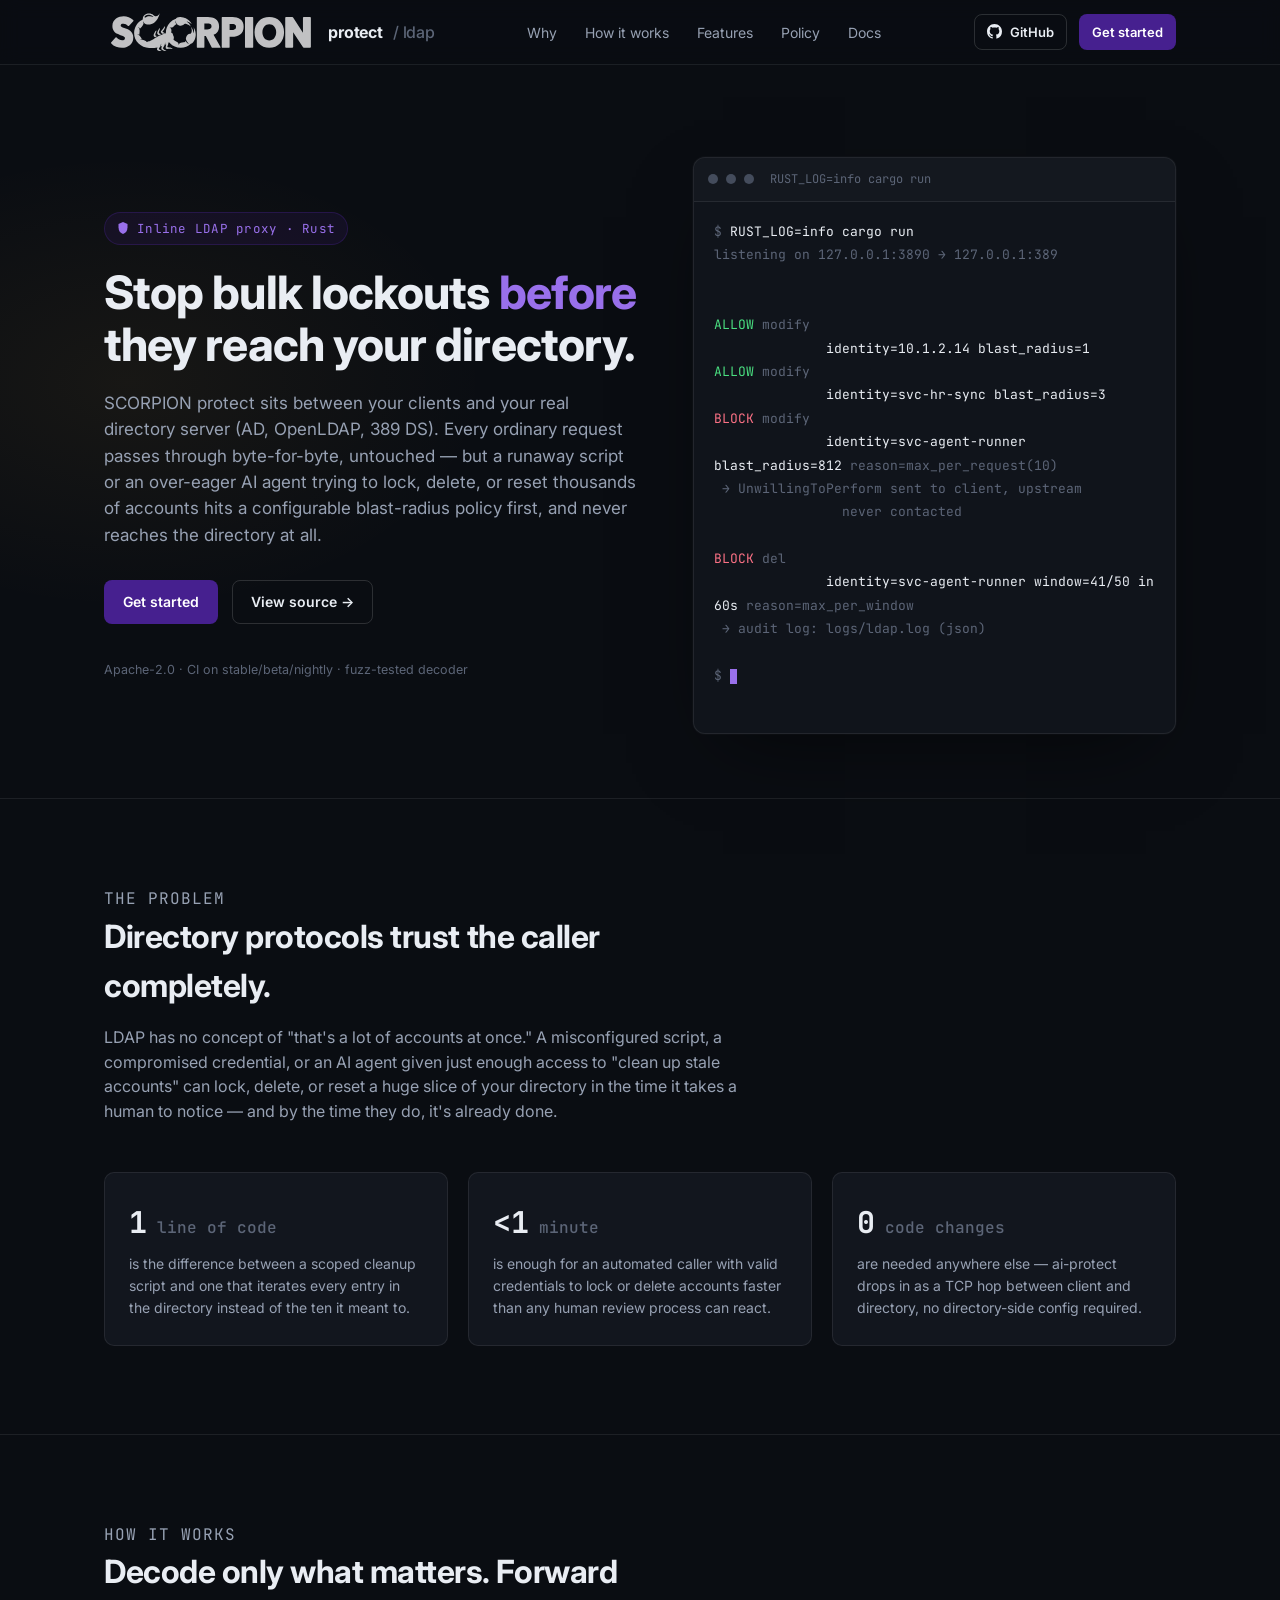
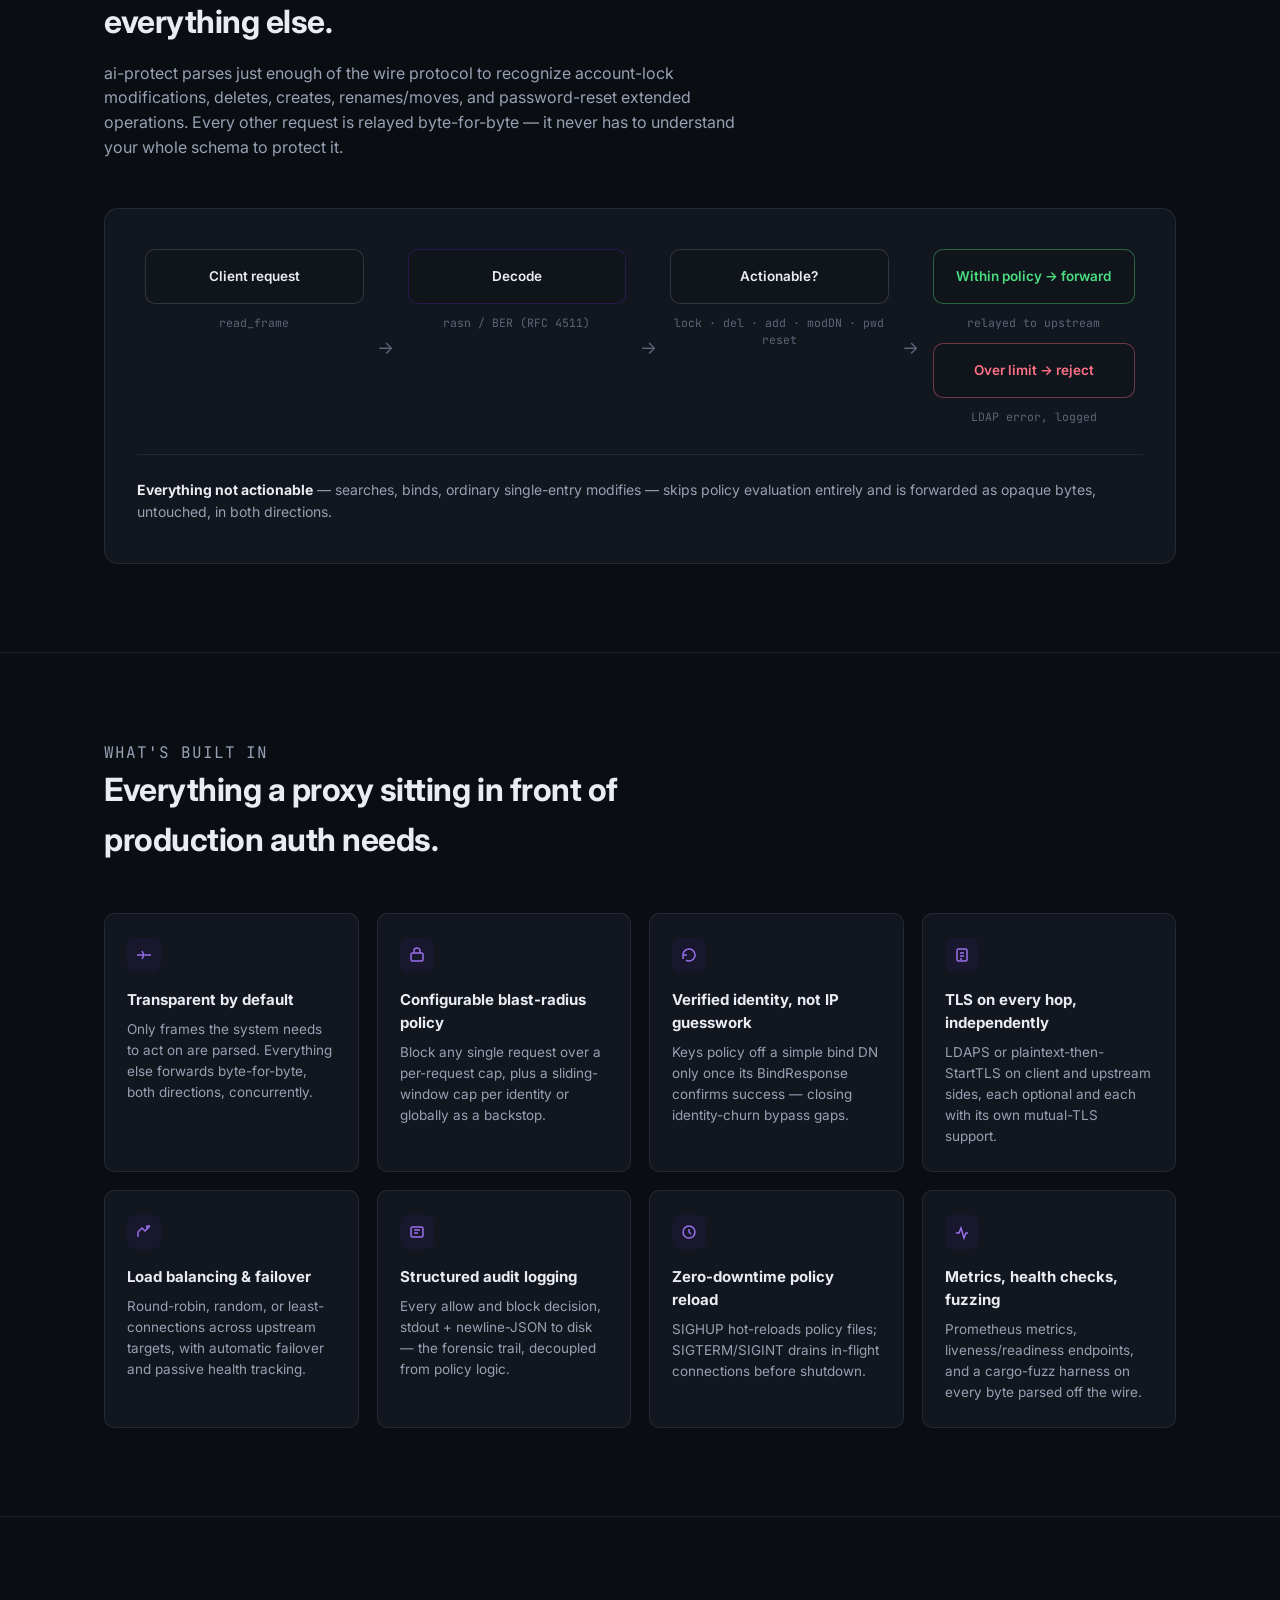
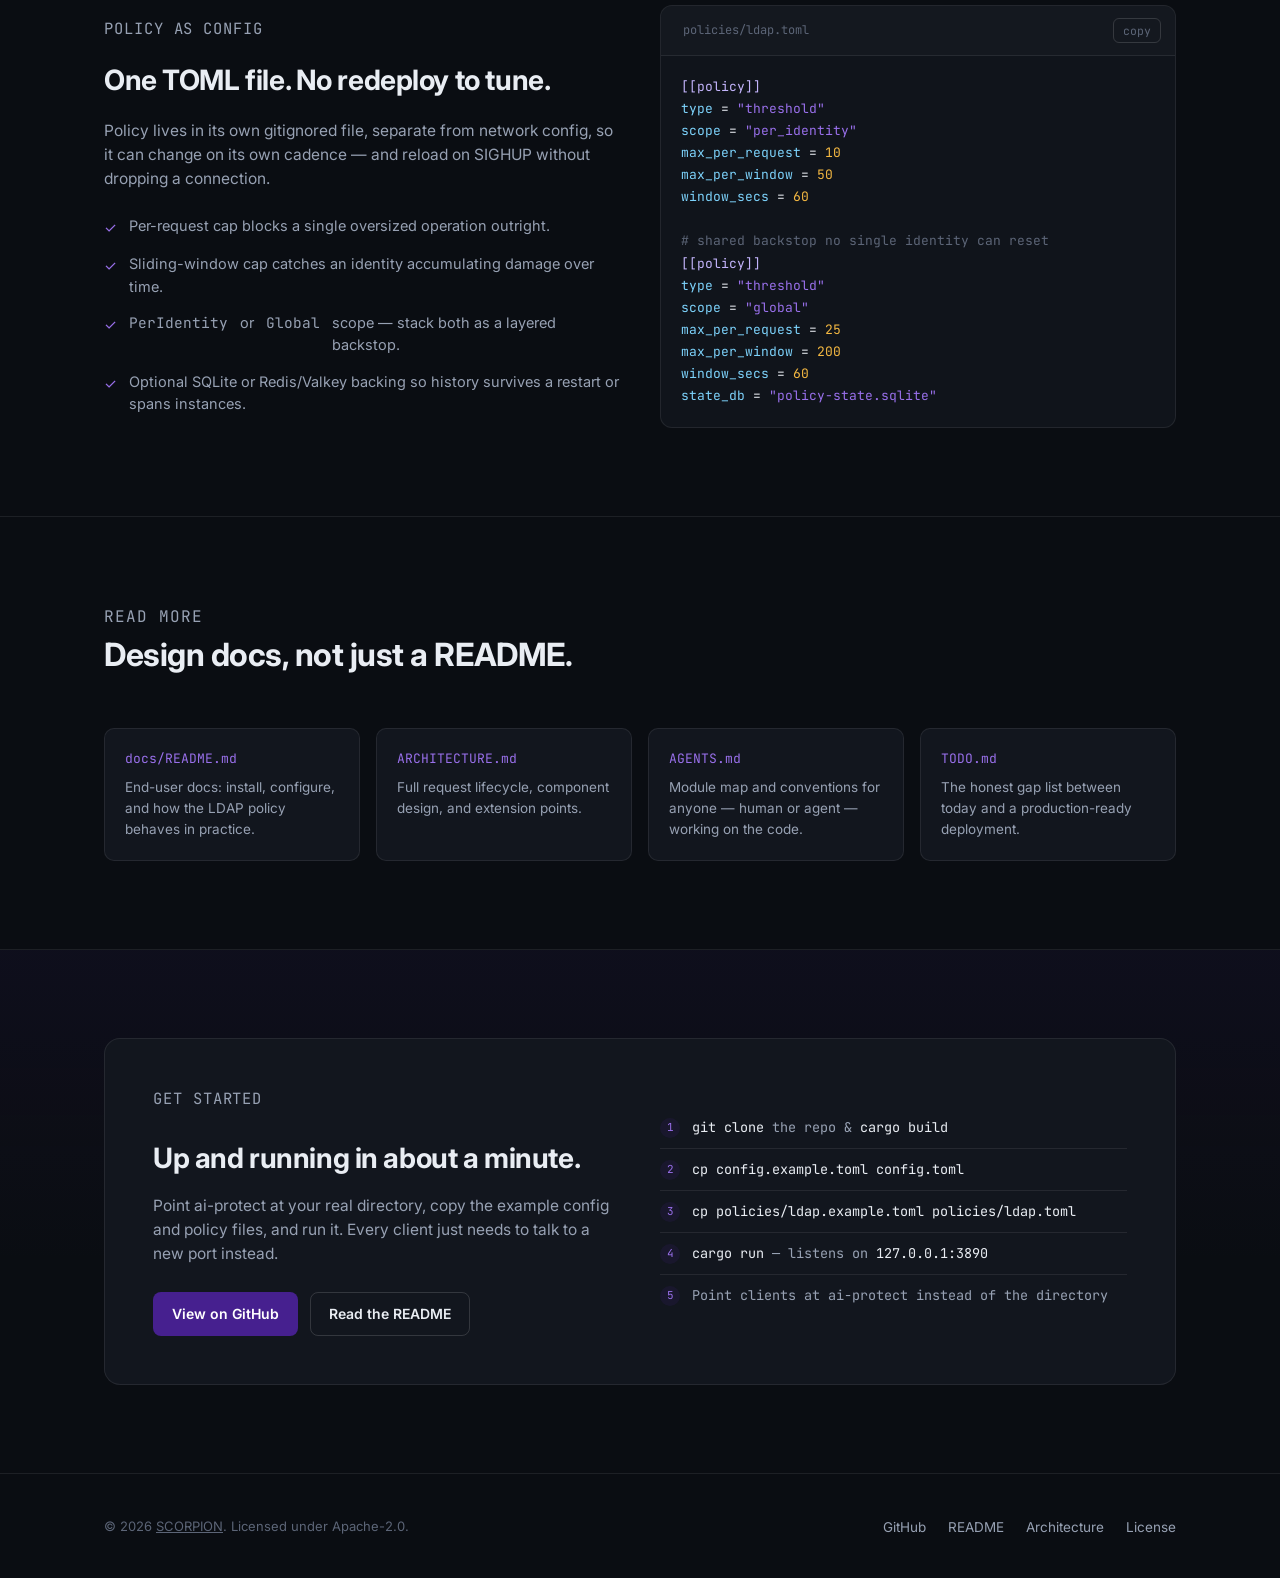
<file: index.html>
<!doctype html>
<html lang="en">

<head>
  <meta charset="utf-8">
  <meta name="viewport" content="width=device-width, initial-scale=1">
  <title>SCORPION protect — an inline proxy that stops bulk directory damage</title>
  <meta name="description"
    content="SCORPIONprotect is an inline TCP proxy for LDAP that blocks bulk account lockouts, deletions, and password resets from over-eager agents and scripts before they reach your directory.">
  <link rel="preconnect" href="https://fonts.googleapis.com">
  <link rel="preconnect" href="https://fonts.gstatic.com" crossorigin>
  <link
    href="https://fonts.googleapis.com/css2?family=Inter:wght@400;500;600;700;750&family=JetBrains+Mono:wght@400;500;600;700&display=swap"
    rel="stylesheet">
  <link rel="stylesheet" href="css/site.css">
</head>

<body>

  <nav class="nav">
    <div class="wrap">
      <a class="brand" href="#top">
        <span class="brand-mark" aria-hidden="true">
          <svg viewBox="0 0 611 119" xmlns="http://www.w3.org/2000/svg" xml:space="preserve" width="100%" height="100%"
            version="1.2" class="svg-logo" fill="#FFFFFF" opacity="0.75">
            <path
              d="M165.672-26.388h-5.364a.722.722 0 0 0-.72.72v12.708l-8.46-12.924c-.072-.288-.36-.504-.684-.504h-5.364a.722.722 0 0 0-.72.72V-.72c0 .396.324.72.72.72h5.364c.396 0 .72-.324.72-.72v-12.672L159.66-.396c.144.252.36.396.648.396h5.364c.396 0 .72-.324.72-.72v-24.948a.722.722 0 0 0-.72-.72Z"
              transform="matrix(3.55668 0 0 3.55938 18.921 106.2)" />
            <path
              d="M141.696-18.72c-.648-1.584-1.548-2.988-2.664-4.14-1.152-1.116-2.484-2.016-4.068-2.628-1.548-.612-3.24-.9-5.04-.9-1.8 0-3.492.288-5.04.9a11.853 11.853 0 0 0-4.032 2.628c-1.116 1.152-2.016 2.556-2.664 4.14-.612 1.62-.936 3.42-.936 5.436 0 1.944.324 3.78.936 5.4.648 1.62 1.548 3.06 2.664 4.212a12.12 12.12 0 0 0 4.032 2.736 13.64 13.64 0 0 0 5.04.936c1.8 0 3.492-.324 5.076-.936 1.548-.648 2.88-1.584 4.032-2.736 1.116-1.152 2.016-2.592 2.664-4.212.612-1.62.936-3.456.936-5.4 0-1.98-.324-3.816-.936-5.436ZM132.3-6.804a5.732 5.732 0 0 1-2.376.504c-.864 0-1.656-.18-2.376-.504a5.535 5.535 0 0 1-1.836-1.44c-.54-.612-.936-1.332-1.224-2.196-.324-.864-.468-1.836-.468-2.844 0-1.008.144-1.944.432-2.772.288-.864.684-1.584 1.224-2.16.504-.612 1.152-1.08 1.872-1.44a5.732 5.732 0 0 1 2.376-.504c.864 0 1.692.18 2.412.504.72.36 1.332.828 1.836 1.404.54.612.936 1.332 1.224 2.196a8.44 8.44 0 0 1 .468 2.772c0 1.008-.18 1.98-.468 2.844a6.817 6.817 0 0 1-1.224 2.196 6.066 6.066 0 0 1-1.872 1.44Z"
              transform="matrix(3.55668 0 0 3.55938 21.513 106.2)" />
            <path
              d="M115.308-27.462h-6.192a.416.416 0 0 0-.432.432V-.432c0 .252.18.432.432.432h6.192c.252 0 .432-.18.432-.432V-27.03a.416.416 0 0 0-.432-.432Z"
              transform="matrix(3.55668 0 0 3.41214 22.81 106.2)" />
            <path
              d="M106.416-21.924a6.56 6.56 0 0 0-2.124-2.592c-.864-.684-1.908-1.152-3.096-1.44a15.394 15.394 0 0 0-3.708-.432H88.74c-.216 0-.396.18-.396.432v25.56A.4.4 0 0 0 88.74 0h5.976a.4.4 0 0 0 .396-.396v-9h2.232c1.26 0 2.484-.144 3.636-.432 1.188-.324 2.268-.792 3.168-1.476.936-.684 1.656-1.548 2.232-2.664.54-1.08.792-2.448.792-3.996s-.252-2.88-.756-3.96Zm-5.796 3.996c0 .504-.108.972-.288 1.296-.216.36-.468.612-.792.828-.324.216-.756.36-1.188.468-.468.072-.936.144-1.44.144h-1.8v-5.292h1.872c.504 0 .972.036 1.44.108.432.036.828.18 1.152.36.324.216.576.432.756.792.18.324.288.756.288 1.296Z"
              transform="matrix(3.55668 0 0 3.55938 24.106 106.2)" />
            <path
              d="m86.58-.648-5.976-10.476c1.404-.54 2.52-1.368 3.348-2.484.936-1.26 1.404-2.808 1.404-4.644 0-1.512-.288-2.808-.828-3.852a7.225 7.225 0 0 0-2.196-2.556 9.498 9.498 0 0 0-3.096-1.332 15.9 15.9 0 0 0-3.456-.396h-9.108c-.252 0-.468.18-.468.432V-.432c0 .216.216.432.468.432h5.616a.438.438 0 0 0 .432-.432v-9.684h1.26l5.076 9.864a.443.443 0 0 0 .396.252h6.732c.18 0 .324-.108.396-.216.072-.144.072-.324 0-.432Zm-7.74-17.784c0 .576-.108 1.044-.324 1.368-.252.36-.504.612-.864.828-.36.18-.792.324-1.224.396a9.22 9.22 0 0 1-1.404.108h-2.34v-5.148h2.7c.396 0 .828.036 1.26.108.432.036.792.18 1.116.36.324.18.576.396.756.72.216.324.324.72.324 1.26Z"
              transform="matrix(3.55337 0 0 3.55606 26.918 106.113)" />
            <path
              d="M15.48-14.58a10.424 10.424 0 0 0-2.556-1.44c-.864-.324-1.692-.648-2.484-.9-.54-.18-1.008-.36-1.44-.54-.396-.144-.72-.324-1.008-.468a1.912 1.912 0 0 1-.468-.468c-.108-.18-.144-.36-.144-.648 0-.324.072-.576.18-.72.144-.252.324-.396.54-.54.252-.144.504-.252.792-.288.324-.072.648-.108.972-.108.612 0 1.26.18 1.944.504a4.782 4.782 0 0 1 1.62 1.296c.108.18.324.288.54.288a.651.651 0 0 0 .612-.252l3.564-3.924a.883.883 0 0 0 .216-.576c0-.18-.108-.396-.252-.54-1.08-1.044-2.376-1.836-3.852-2.376-1.44-.54-2.88-.828-4.284-.828-1.152 0-2.304.18-3.456.468-1.152.324-2.196.792-3.132 1.476a7.659 7.659 0 0 0-2.268 2.628c-.612 1.08-.9 2.376-.9 3.852 0 1.188.18 2.232.576 3.096.396.864.9 1.62 1.512 2.232a7.897 7.897 0 0 0 2.124 1.44c.72.36 1.476.684 2.268.936.756.252 1.44.468 2.016.684.54.216 1.008.432 1.368.648.324.216.576.432.72.684.144.18.18.396.18.72 0 .324-.036.648-.18.864a1.594 1.594 0 0 1-.432.54 2.614 2.614 0 0 1-.792.324c-.324.072-.684.144-1.044.144-.792 0-1.62-.252-2.412-.684-.828-.432-1.512-.972-2.016-1.62a.752.752 0 0 0-.576-.288c-.216 0-.432.072-.576.252L-.72-4.824c-.288.324-.288.792 0 1.08C.36-2.52 1.764-1.584 3.42-.936 5.076-.324 6.768 0 8.532 0c1.188 0 2.376-.144 3.528-.504a9.97 9.97 0 0 0 3.132-1.62 7.99 7.99 0 0 0 2.196-2.772c.54-1.116.792-2.448.792-3.96 0-1.368-.252-2.52-.792-3.456a7.81 7.81 0 0 0-1.908-2.268Z"
              transform="matrix(3.55668 0 0 3.55938 3.329 106.2)" />
            <g>
              <path
                d="M88.732 76.065c3.069-1.534 7.256-1.119 10.343-.458 2.683.734 4.8 1.937 6.288 3.002 1.658 1.187 2.532 2.202 2.532 2.202 3.895-.333 6.238-1.112 7.254-1.666l.754-.328c8.277-2.767 12.914-7.257 14.44-8.044 7-4.714 13.022-7.555 17.853-9.203a88.623 88.623 0 0 1 12.95-4.403l-.016-1.191c0-10.839 3.619-20.238 10.857-28.2 4.9-5.402 10.596-9.141 17.087-11.218 1.644-2.511 5.136-4.701 12.381-4.446 23.299.818 31.633 19.933 31.633 19.933-8.375-8.426-14.539-7.975-14.539-7.975 10.396 6.332 11.406 15.058 11.406 15.058-.896-2.213-3.892-5.859-12.013-7.958-7.888-2.038-6.269 6.001-18.25 4.745-9.581-1.003-11.84-12.584-11.84-12.584s-.238-1.038-.145-2.483c-.414 1.307-.799 3.618.189 6.486l.256.598c.457 1.203 1.175 2.482 2.224 3.816-1.76.971-6.175 3.59-7.839 6.266a8.63 8.63 0 0 1-1.221 1.529c-2.52 2.258-10.029 1.622-10.791 1.496 4.345.762 5.564 4.196 5.905 6.195.359 3.555-.554 8.3-.554 8.3l.49.057c3.07.776 4.245 2.794 4.405 5.36.187.506.354 1.011.5 1.485.437.877.536 1.584.536 1.584s2.19 2.92 1.278 7.483c-.114.572-.516 1.223-1.099 1.905l.376.45c.394.461.806.911 1.237 1.351 2.622 2.675 7.196 4.689 8.834 5.927 1.083.926 2.077 1.86 2.876 2.751.77 1.556 1.198 3.469.46 5.501 0 0 1.376-3.096 3.911-5.032 1.7-.99 4.068-1.421 6.164-1.923.482-.089.958-.19 1.427-.304.922-.167 1.766-.255 2.458-.224 2.815.129 5.181-2.344 6.344-3.835 1.037 2.103 2.179 3.651 3.322 4.789 1.654 1.413 4.226 3.049 7.367 3.184-2.549-.614-4.257-2.495-4.257-2.495s-7.59-7.796-5.658-14.326c4.563-15.421 12.632-6.456 15.056-14.235 2.19-7.026-.289-13.454-1.757-15.337 0 0 7.051 5.237 7.336 17.407 0 0 3.472-5.113.364-16.579 0 0 12.386 16.775 1.446 37.362-3.035 5.71-6.301 7.839-9.138 8.33-7.418 7.159-16.747 10.738-27.988 10.738-12.062 0-21.917-4.089-29.565-12.265a47.816 47.816 0 0 1-2.675-3.114c-.591.442-1.215.896-1.871 1.359a38.798 38.798 0 0 1-.378 3.435c-.271 1.764-3.017 7.449-2.207 8.677.791 1.2 7.847.941 10.908 2.442 2.588 1.27 4.014 2.71 3.838 2.971-.175.26-2.241-.439-4.887-.896-3.152-.543-12.536 1.696-14.053-.182-1.619-2.007.459-10.555.73-12.319-1.473.868-1.223.491-2.919 1.394.547-2.945.228-5.338-.001-6.961-.076 1.56-.705 5.966-1.564 8.409-.61 1.736-4.901 7.233-3.973 9.029 1.464 2.833 10.549 7.307 10.184 7.827-.364.521-12.69-1.877-14.775-5.555-1.046-1.843.151-5.966 1.459-8.76-1.782.753-1.576.62-3.521 1.268 1.058-2.454 1.605-5.282.875-8.202-.182 1.471-.858 4.956-1.771 7.108-.647 1.525-4.845 6.124-4.032 7.565 1.451 2.571 10.508 7.249 10.131 7.788-.378.539-13.384-1.903-15.369-5.398-.706-1.242.369-4.39 1.369-6.478-7.392 1.185-13.779 1.551-22.904 1.368-12.014-.197-21.541-4.646-29.527-12.308-8.199-7.865-12.298-17.433-12.298-28.703 0-7.577 1.917-14.615 5.751-21.113 3.833-6.499 9.101-11.57 15.804-15.214a43.944 43.944 0 0 1 2.333-1.18c-.013-.628.005-1.28.057-1.961C98.633-.008 120.149.291 126.208 6.424c7.954 8.054 15.512 1.567 18.075-5.549 0 0-4.633 31.208-31.595 32.11-3.61.12-12.113-1.867-14.685-9.586.001 1.458.263 3.189 1.019 5.129.154.398.33.804.528 1.218a21.652 21.652 0 0 1-.538 1.675c-2.142 5.849-6.576 10.418-8.99 12.593l-.727.636c-2.175-4.591-4.755-5.12-4.755-5.12 2.566 2.346 3.675 6.484 4.154 9.618-.007 3.38-.488 7.696-.849 10.461l-.22 1.622c-4.081-1.926-6.232-.904-6.232-.904 3.114.297 6.156 2.459 8.388 4.503 2.346 2.862 3.891 6.026 4.735 8.046l.254.625c-4.704.477-6.038 2.564-6.038 2.564Zm13.4-63.152c.81.754 3.014.022 5.463-1.31l.926-.404c.709-.286 2.024-.863 3.65-1.219 1.515-.331 3.371-.488 5.186-.283 2.549.287 5.041 1.111 6.794 1.634 1.378.511 2.303.767 2.463.519.161-.247-.49-.997-1.653-1.98-1.58-1.17-4.13-2.669-7.021-3.484-2.11-.596-4.457-.722-6.418-.506a18.17 18.17 0 0 0-4.82 1.232l-1.109.561c-2.887 2.025-4.27 4.484-3.461 5.24Zm46.701 43.033c-1.943-1.912-2.191-3.166-.674-5.447 1.871-2.813 5.213-5.425 6.754-8.139.496-.872 1.509-3.494 2.194-4.192.718-.732 1.442-.035 1.539.753.303 2.448-.984 5.581-2.342 7.56-.741 1.081-4.237 5.279-4.424 6.229.537 1.01 5.973 3.336 7.113 3.876l-6.855 1.98c-1.152-.803-2.3-1.631-3.305-2.62Zm-11.501 1.416c-.594-4.003 5.447-14.661 7.112-14.152 1.046.319.363 1.893.15 2.516-.861 2.512-3.255 8.349-2.852 10.486.213 1.134 5.637 3.014 6.696 3.417-2.159.792-4.271 1.607-6.364 2.563-1.56-.933-4.421-2.668-4.742-4.83Zm-9.933 6.272c-.559-3.781 5.434-14.735 7.13-14.216 1.037.317.391 1.897.187 2.527-.796 2.469-3.167 8.441-2.866 10.438.624.929 4.38 1.901 5.418 2.216a193.409 193.409 0 0 0-5.499 3.172c-1.446-.768-4.08-2.173-4.37-4.137Z"
                transform="translate(-10.573 -.967) scale(1.10535)" />
            </g>
          </svg>
        </span>
        protect
        <span class="kind">/ ldap</span>
      </a>
      <ul class="nav-links">
        <li><a href="#problem">Why</a></li>
        <li><a href="#how-it-works">How it works</a></li>
        <li><a href="#features">Features</a></li>
        <li><a href="#policy">Policy</a></li>
        <li><a href="#docs">Docs</a></li>
      </ul>
      <div class="nav-cta">
        <a class="btn btn-ghost btn-sm" href="https://github.com/scorpion/protect" target="_blank" rel="noopener">
          <svg width="15" height="15" viewBox="0 0 16 16" fill="currentColor" aria-hidden="true">
            <path
              d="M8 0C3.58 0 0 3.58 0 8a8 8 0 0 0 5.47 7.59c.4.07.55-.17.55-.38 0-.19-.01-.82-.01-1.49-2.01.37-2.53-.49-2.69-.94-.09-.23-.48-.94-.82-1.13-.28-.15-.68-.52-.01-.53.63-.01 1.08.58 1.23.82.72 1.21 1.87.87 2.33.66.07-.52.28-.87.51-1.07-1.78-.2-3.64-.89-3.64-3.95 0-.87.31-1.59.82-2.15-.08-.2-.36-1.02.08-2.12 0 0 .67-.21 2.2.82.64-.18 1.32-.27 2-.27.68 0 1.36.09 2 .27 1.53-1.04 2.2-.82 2.2-.82.44 1.1.16 1.92.08 2.12.51.56.82 1.27.82 2.15 0 3.07-1.87 3.75-3.65 3.95.29.25.54.73.54 1.48 0 1.07-.01 1.93-.01 2.2 0 .21.15.46.55.38A8 8 0 0 0 16 8c0-4.42-3.58-8-8-8z" />
          </svg>
          <span class="label-text">GitHub</span>
        </a>
        <a class="btn btn-primary btn-sm" href="#get-started">Get started</a>
        <button class="nav-toggle" aria-label="Toggle navigation" aria-expanded="false">
          <svg width="16" height="16" viewBox="0 0 16 16" fill="none" stroke="currentColor" stroke-width="1.6"
            stroke-linecap="round">
            <path d="M2 4h12M2 8h12M2 12h12" />
          </svg>
        </button>
      </div>
    </div>
  </nav>

  <main id="top">

    <!-- ============ HERO ============ -->
    <header class="hero">
      <div class="wrap">
        <div>
          <span class="eyebrow">
            <svg width="12" height="12" viewBox="0 0 16 16" fill="currentColor" aria-hidden="true">
              <path d="M8 0l6 2.5v4.6C14 12 11.6 15 8 16 4.4 15 2 12 2 7.1V2.5L8 0z" />
            </svg>
            Inline LDAP proxy · Rust
          </span>
          <h1>Stop bulk lockouts <span class="hl">before</span><br>they reach your directory.</h1>
          <p class="hero-sub">
            SCORPION protect sits between your clients and your real directory server (AD, OpenLDAP,
            389&nbsp;DS). Every ordinary request passes through byte-for-byte, untouched — but a
            runaway script or an over-eager AI agent trying to lock, delete, or reset thousands
            of accounts hits a configurable blast-radius policy first, and never reaches the
            directory at all.
          </p>
          <div class="hero-actions">
            <a class="btn btn-primary" href="#get-started">Get started</a>
            <a class="btn btn-ghost" href="https://github.com/scorpion/protect" target="_blank" rel="noopener">View
              source →</a>
          </div>
          <div class="trust-row">
            <span class="status-note">Apache-2.0 · CI on stable/beta/nightly · fuzz-tested decoder</span>
          </div>
        </div>

        <div class="terminal">
          <div class="terminal-bar">
            <span class="terminal-dot"></span>
            <span class="terminal-dot"></span>
            <span class="terminal-dot"></span>
            <span class="terminal-title">RUST_LOG=info cargo run</span>
          </div>
          <div class="terminal-body" data-term-lines>
            <div class="term-line"><span class="term-prompt">$</span> RUST_LOG=info cargo run</div>
            <div class="term-line"><span class="term-dim">listening on 127.0.0.1:3890 → 127.0.0.1:389</span>
            </div>
            <div class="term-line">&nbsp;</div>
            <div class="term-line"><span class="term-allow">ALLOW</span> <span class="term-dim">modify</span>
              identity=10.1.2.14 blast_radius=1</div>
            <div class="term-line"><span class="term-allow">ALLOW</span> <span class="term-dim">modify</span>
              identity=svc-hr-sync blast_radius=3</div>
            <div class="term-line"><span class="term-block">BLOCK</span> <span class="term-dim">modify</span>
              identity=svc-agent-runner blast_radius=812 <span class="term-dim">reason=max_per_request(10)</span></div>
            <div class="term-line"><span class="term-dim"> → UnwillingToPerform sent to client, upstream
                never contacted</span></div>
            <div class="term-line">&nbsp;</div>
            <div class="term-line"><span class="term-block">BLOCK</span> <span class="term-dim">del</span>
              identity=svc-agent-runner window=41/50 in 60s <span class="term-dim">reason=max_per_window</span></div>
            <div class="term-line"><span class="term-dim"> → audit log: logs/ldap.log (json)</span></div>
            <div class="term-line">&nbsp;</div>
            <div class="term-line"><span class="term-prompt">$</span> <span class="term-cursor"></span>
            </div>
          </div>
        </div>
      </div>
    </header>

    <!-- ============ PROBLEM ============ -->
    <section id="problem">
      <div class="wrap">
        <div class="section-head">
          <p class="kicker">The problem</p>
          <h2>Directory protocols trust the caller completely.</h2>
          <p>
            LDAP has no concept of "that's a lot of accounts at once." A misconfigured
            script, a compromised credential, or an AI agent given just enough access to
            "clean up stale accounts" can lock, delete, or reset a huge slice of your
            directory in the time it takes a human to notice — and by the time they do,
            it's already done.
          </p>
        </div>
        <div class="stat-grid">
          <div class="stat-card">
            <div class="stat-num">1<span class="unit"> line of code</span></div>
            <p>is the difference between a scoped cleanup script and one that iterates every entry in the
              directory instead of the ten it meant to.</p>
          </div>
          <div class="stat-card">
            <div class="stat-num">&lt;1<span class="unit"> minute</span></div>
            <p>is enough for an automated caller with valid credentials to lock or delete accounts faster
              than any human review process can react.</p>
          </div>
          <div class="stat-card">
            <div class="stat-num">0<span class="unit"> code changes</span></div>
            <p>are needed anywhere else — ai-protect drops in as a TCP hop between client and directory, no
              directory-side config required.</p>
          </div>
        </div>
      </div>
    </section>

    <!-- ============ HOW IT WORKS ============ -->
    <section id="how-it-works">
      <div class="wrap">
        <div class="section-head">
          <p class="kicker">How it works</p>
          <h2>Decode only what matters. Forward everything else.</h2>
          <p>
            ai-protect parses just enough of the wire protocol to recognize account-lock
            modifications, deletes, creates, renames/moves, and password-reset extended
            operations. Every other request is relayed byte-for-byte — it never has to
            understand your whole schema to protect it.
          </p>
        </div>

        <div class="flow">
          <div class="flow-row">
            <div class="flow-step">
              <div class="flow-box">Client request</div>
              <div class="flow-label">read_frame</div>
            </div>
            <div class="flow-arrow">→</div>
            <div class="flow-step">
              <div class="flow-box decode">Decode</div>
              <div class="flow-label">rasn / BER (RFC 4511)</div>
            </div>
            <div class="flow-arrow">→</div>
            <div class="flow-step">
              <div class="flow-box">Actionable?</div>
              <div class="flow-label">lock · del · add · modDN · pwd reset</div>
            </div>
            <div class="flow-arrow">→</div>
            <div class="flow-branch">
              <div class="flow-step">
                <div class="flow-box allow">Within policy → forward</div>
                <div class="flow-label">relayed to upstream</div>
              </div>
              <div class="flow-step">
                <div class="flow-box block">Over limit → reject</div>
                <div class="flow-label">LDAP error, logged</div>
              </div>
            </div>
          </div>
          <div class="flow-footnote">
            <strong>Everything not actionable</strong> — searches, binds, ordinary single-entry
            modifies — skips policy evaluation entirely and is forwarded as opaque bytes,
            untouched, in both directions.
          </div>
        </div>
      </div>
    </section>

    <!-- ============ FEATURES ============ -->
    <section id="features">
      <div class="wrap">
        <div class="section-head">
          <p class="kicker">What's built in</p>
          <h2>Everything a proxy sitting in front of production auth needs.</h2>
        </div>

        <div class="feature-grid">
          <div class="feature-card">
            <div class="feature-icon"><svg width="16" height="16" viewBox="0 0 16 16" fill="none" stroke="currentColor"
                stroke-width="1.5">
                <path d="M1 8h6M9 8h6M6 4l2 4-2 4" />
              </svg></div>
            <h3>Transparent by default</h3>
            <p>Only frames the system needs to act on are parsed. Everything else forwards byte-for-byte,
              both directions, concurrently.</p>
          </div>
          <div class="feature-card">
            <div class="feature-icon"><svg width="16" height="16" viewBox="0 0 16 16" fill="none" stroke="currentColor"
                stroke-width="1.5">
                <rect x="2" y="6" width="12" height="8" rx="1.5" />
                <path d="M5 6V4a3 3 0 0 1 6 0v2" />
              </svg></div>
            <h3>Configurable blast-radius policy</h3>
            <p>Block any single request over a per-request cap, plus a sliding-window cap per identity or
              globally as a backstop.</p>
          </div>
          <div class="feature-card">
            <div class="feature-icon"><svg width="16" height="16" viewBox="0 0 16 16" fill="none" stroke="currentColor"
                stroke-width="1.5">
                <path d="M2 8a6 6 0 1 1 3 5.2M2 8v4M2 8h4" />
              </svg></div>
            <h3>Verified identity, not IP guesswork</h3>
            <p>Keys policy off a simple bind DN only once its BindResponse confirms success — closing
              identity-churn bypass gaps.</p>
          </div>
          <div class="feature-card">
            <div class="feature-icon"><svg width="16" height="16" viewBox="0 0 16 16" fill="none" stroke="currentColor"
                stroke-width="1.5">
                <rect x="3" y="2" width="10" height="12" rx="1.5" />
                <path d="M6 6h4M6 9h4M6 12h2" />
              </svg></div>
            <h3>TLS on every hop, independently</h3>
            <p>LDAPS or plaintext-then-StartTLS on client and upstream sides, each optional and each with
              its own mutual-TLS support.</p>
          </div>
          <div class="feature-card">
            <div class="feature-icon"><svg width="16" height="16" viewBox="0 0 16 16" fill="none" stroke="currentColor"
                stroke-width="1.5">
                <path d="M2 13V8l4-4 3 3 5-5" />
                <path d="M14 2h-3v3" />
              </svg></div>
            <h3>Load balancing &amp; failover</h3>
            <p>Round-robin, random, or least-connections across upstream targets, with automatic failover
              and passive health tracking.</p>
          </div>
          <div class="feature-card">
            <div class="feature-icon"><svg width="16" height="16" viewBox="0 0 16 16" fill="none" stroke="currentColor"
                stroke-width="1.5">
                <rect x="2" y="3" width="12" height="10" rx="1.5" />
                <path d="M5 6h6M5 9h4" />
              </svg></div>
            <h3>Structured audit logging</h3>
            <p>Every allow and block decision, stdout + newline-JSON to disk — the forensic trail, decoupled
              from policy logic.</p>
          </div>
          <div class="feature-card">
            <div class="feature-icon"><svg width="16" height="16" viewBox="0 0 16 16" fill="none" stroke="currentColor"
                stroke-width="1.5">
                <circle cx="8" cy="8" r="6" />
                <path d="M8 5v3l2 2" />
              </svg></div>
            <h3>Zero-downtime policy reload</h3>
            <p>SIGHUP hot-reloads policy files; SIGTERM/SIGINT drains in-flight connections before shutdown.
            </p>
          </div>
          <div class="feature-card">
            <div class="feature-icon"><svg width="16" height="16" viewBox="0 0 16 16" fill="none" stroke="currentColor"
                stroke-width="1.5">
                <path d="M2 9h3l2-5 3 10 2-5h2" />
              </svg></div>
            <h3>Metrics, health checks, fuzzing</h3>
            <p>Prometheus metrics, liveness/readiness endpoints, and a cargo-fuzz harness on every byte
              parsed off the wire.</p>
          </div>
        </div>
      </div>
    </section>

    <!-- ============ POLICY AS CODE ============ -->
    <section id="policy">
      <div class="wrap">
        <div class="policy-grid">
          <div class="policy-copy">
            <p class="kicker">Policy as config</p>
            <h2>One TOML file. No redeploy to tune.</h2>
            <p>
              Policy lives in its own gitignored file, separate from network config, so it can
              change on its own cadence — and reload on SIGHUP without dropping a connection.
            </p>
            <ul class="policy-list">
              <li><span class="check">✓</span> Per-request cap blocks a single oversized operation
                outright.</li>
              <li><span class="check">✓</span> Sliding-window cap catches an identity accumulating damage
                over time.</li>
              <li><span class="check">✓</span> <span class="mono">PerIdentity</span> or <span class="mono">Global</span>
                scope — stack both as a layered backstop.</li>
              <li><span class="check">✓</span> Optional SQLite or Redis/Valkey backing so history survives
                a restart or spans instances.</li>
            </ul>
          </div>
          <div class="code-panel">
            <div class="terminal-bar">
              <span class="terminal-title">policies/ldap.toml</span>
              <button class="copy-btn" data-copy-target="policy-code">copy</button>
            </div>
            <pre id="policy-code"><span class="tk-sec">[[policy]]</span>
<span class="tk-key">type</span> = <span class="tk-str">"threshold"</span>
<span class="tk-key">scope</span> = <span class="tk-str">"per_identity"</span>
<span class="tk-key">max_per_request</span> = <span class="tk-num">10</span>
<span class="tk-key">max_per_window</span> = <span class="tk-num">50</span>
<span class="tk-key">window_secs</span> = <span class="tk-num">60</span>

<span class="tk-com"># shared backstop no single identity can reset</span>
<span class="tk-sec">[[policy]]</span>
<span class="tk-key">type</span> = <span class="tk-str">"threshold"</span>
<span class="tk-key">scope</span> = <span class="tk-str">"global"</span>
<span class="tk-key">max_per_request</span> = <span class="tk-num">25</span>
<span class="tk-key">max_per_window</span> = <span class="tk-num">200</span>
<span class="tk-key">window_secs</span> = <span class="tk-num">60</span>
<span class="tk-key">state_db</span> = <span class="tk-str">"policy-state.sqlite"</span></pre>
          </div>
        </div>
      </div>
    </section>

    <!-- ============ DOCS ============ -->
    <section id="docs">
      <div class="wrap">
        <div class="section-head">
          <p class="kicker">Read more</p>
          <h2>Design docs, not just a README.</h2>
        </div>
        <div class="docs-grid">
          <a class="doc-card" href="https://github.com/scorpion/protect/blob/main/docs/README.md" target="_blank"
            rel="noopener">
            <div class="doc-name">docs/README.md</div>
            <p>End-user docs: install, configure, and how the LDAP policy behaves in practice.</p>
          </a>
          <a class="doc-card" href="https://github.com/scorpion/protect/blob/main/ARCHITECTURE.md" target="_blank"
            rel="noopener">
            <div class="doc-name">ARCHITECTURE.md</div>
            <p>Full request lifecycle, component design, and extension points.</p>
          </a>
          <a class="doc-card" href="https://github.com/scorpion/protect/blob/main/AGENTS.md" target="_blank"
            rel="noopener">
            <div class="doc-name">AGENTS.md</div>
            <p>Module map and conventions for anyone — human or agent — working on the code.</p>
          </a>
          <a class="doc-card" href="https://github.com/scorpion/protect/blob/main/TODO.md" target="_blank"
            rel="noopener">
            <div class="doc-name">TODO.md</div>
            <p>The honest gap list between today and a production-ready deployment.</p>
          </a>
        </div>
      </div>
    </section>

    <!-- ============ GET STARTED ============ -->
    <section id="get-started" class="get-started">
      <div class="wrap">
        <div class="gs-panel">
          <div class="gs-copy">
            <p class="kicker">Get started</p>
            <h2>Up and running in about a minute.</h2>
            <p>
              Point ai-protect at your real directory, copy the example config and policy
              files, and run it. Every client just needs to talk to a new port instead.
            </p>
            <div class="gs-actions">
              <a class="btn btn-primary" href="https://github.com/scorpion/protect" target="_blank" rel="noopener">View
                on GitHub</a>
              <a class="btn btn-ghost" href="https://github.com/scorpion/protect/blob/main/README.md" target="_blank"
                rel="noopener">Read the README</a>
            </div>
          </div>
          <ol class="steps">
            <li><span><code>git clone</code> the repo &amp; <code>cargo build</code></span></li>
            <li><span><code>cp config.example.toml config.toml</code></span></li>
            <li><span><code>cp policies/ldap.example.toml policies/ldap.toml</code></span></li>
            <li><span><code>cargo run</code> — listens on <code>127.0.0.1:3890</code></span></li>
            <li><span>Point clients at ai-protect instead of the directory</span></li>
          </ol>
        </div>
      </div>
    </section>

  </main>

  <footer>
    <div class="wrap footer-row">
      <span class="footer-fine">&copy; 2026 <a href="https://scorpion.io" target="_blank" rel="noopener">SCORPION</a>.
        Licensed under Apache-2.0.</span>
      <ul class="footer-links">
        <li><a href="https://github.com/scorpion/protect" target="_blank" rel="noopener">GitHub</a></li>
        <li><a href="https://github.com/scorpion/protect/blob/main/README.md" target="_blank" rel="noopener">README</a>
        </li>
        <li><a href="https://github.com/scorpion/protect/blob/main/ARCHITECTURE.md" target="_blank"
            rel="noopener">Architecture</a></li>
        <li><a href="https://github.com/scorpion/protect/blob/main/LICENSE" target="_blank" rel="noopener">License</a>
        </li>
      </ul>
    </div>
  </footer>

  <script src="js/site.js"></script>
</body>

</html>
</file>
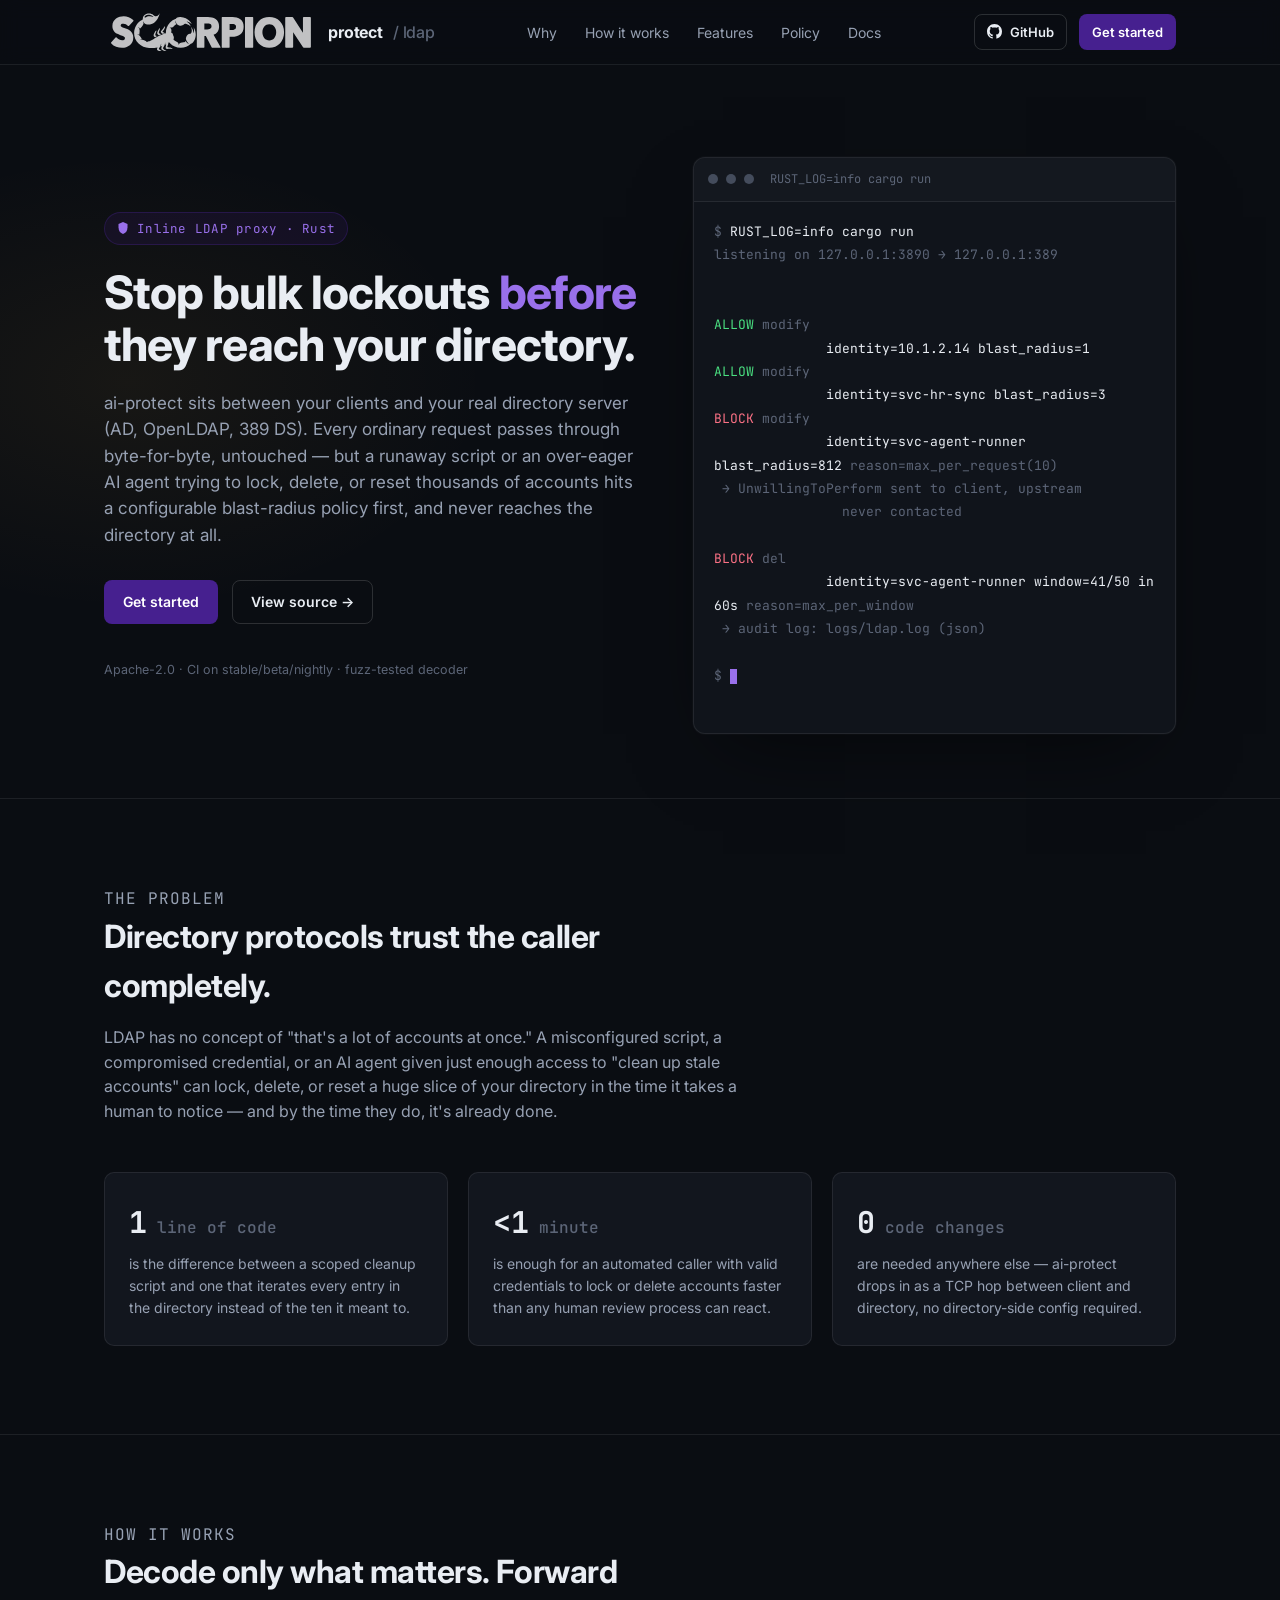
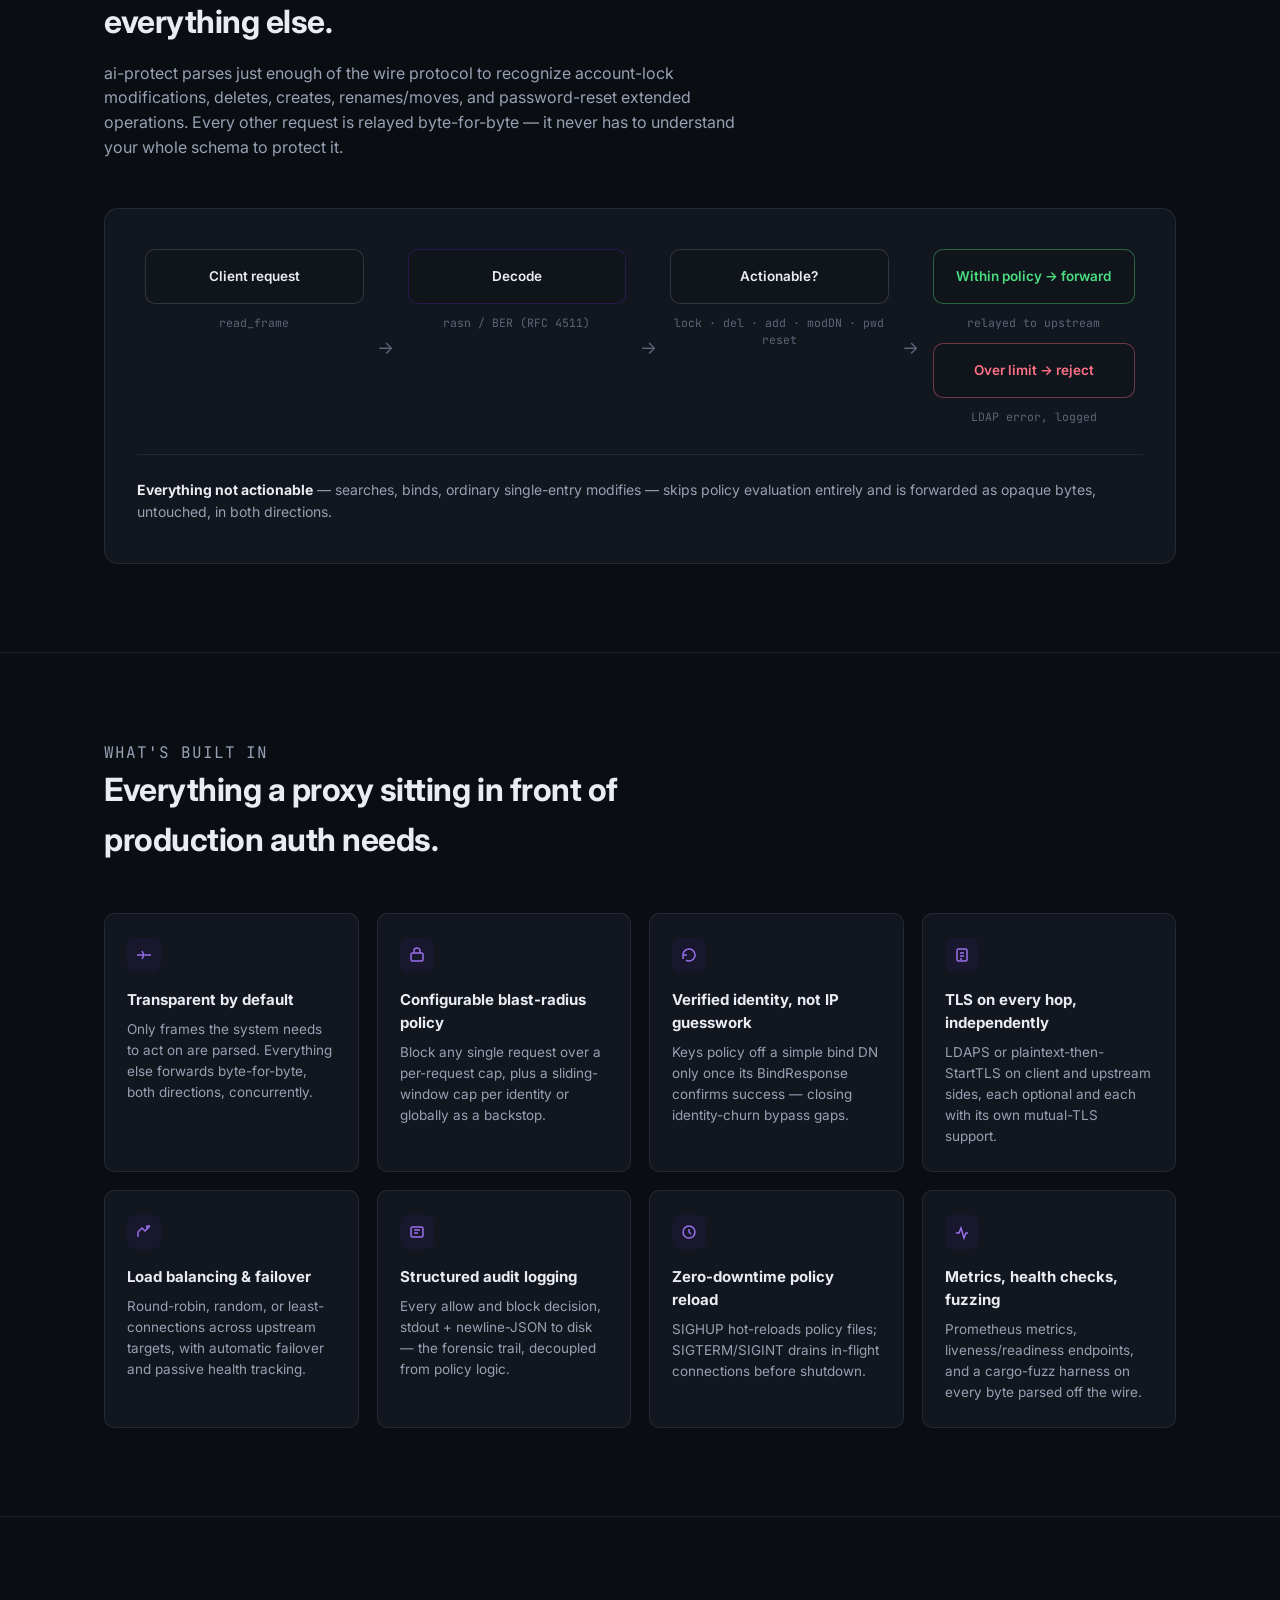
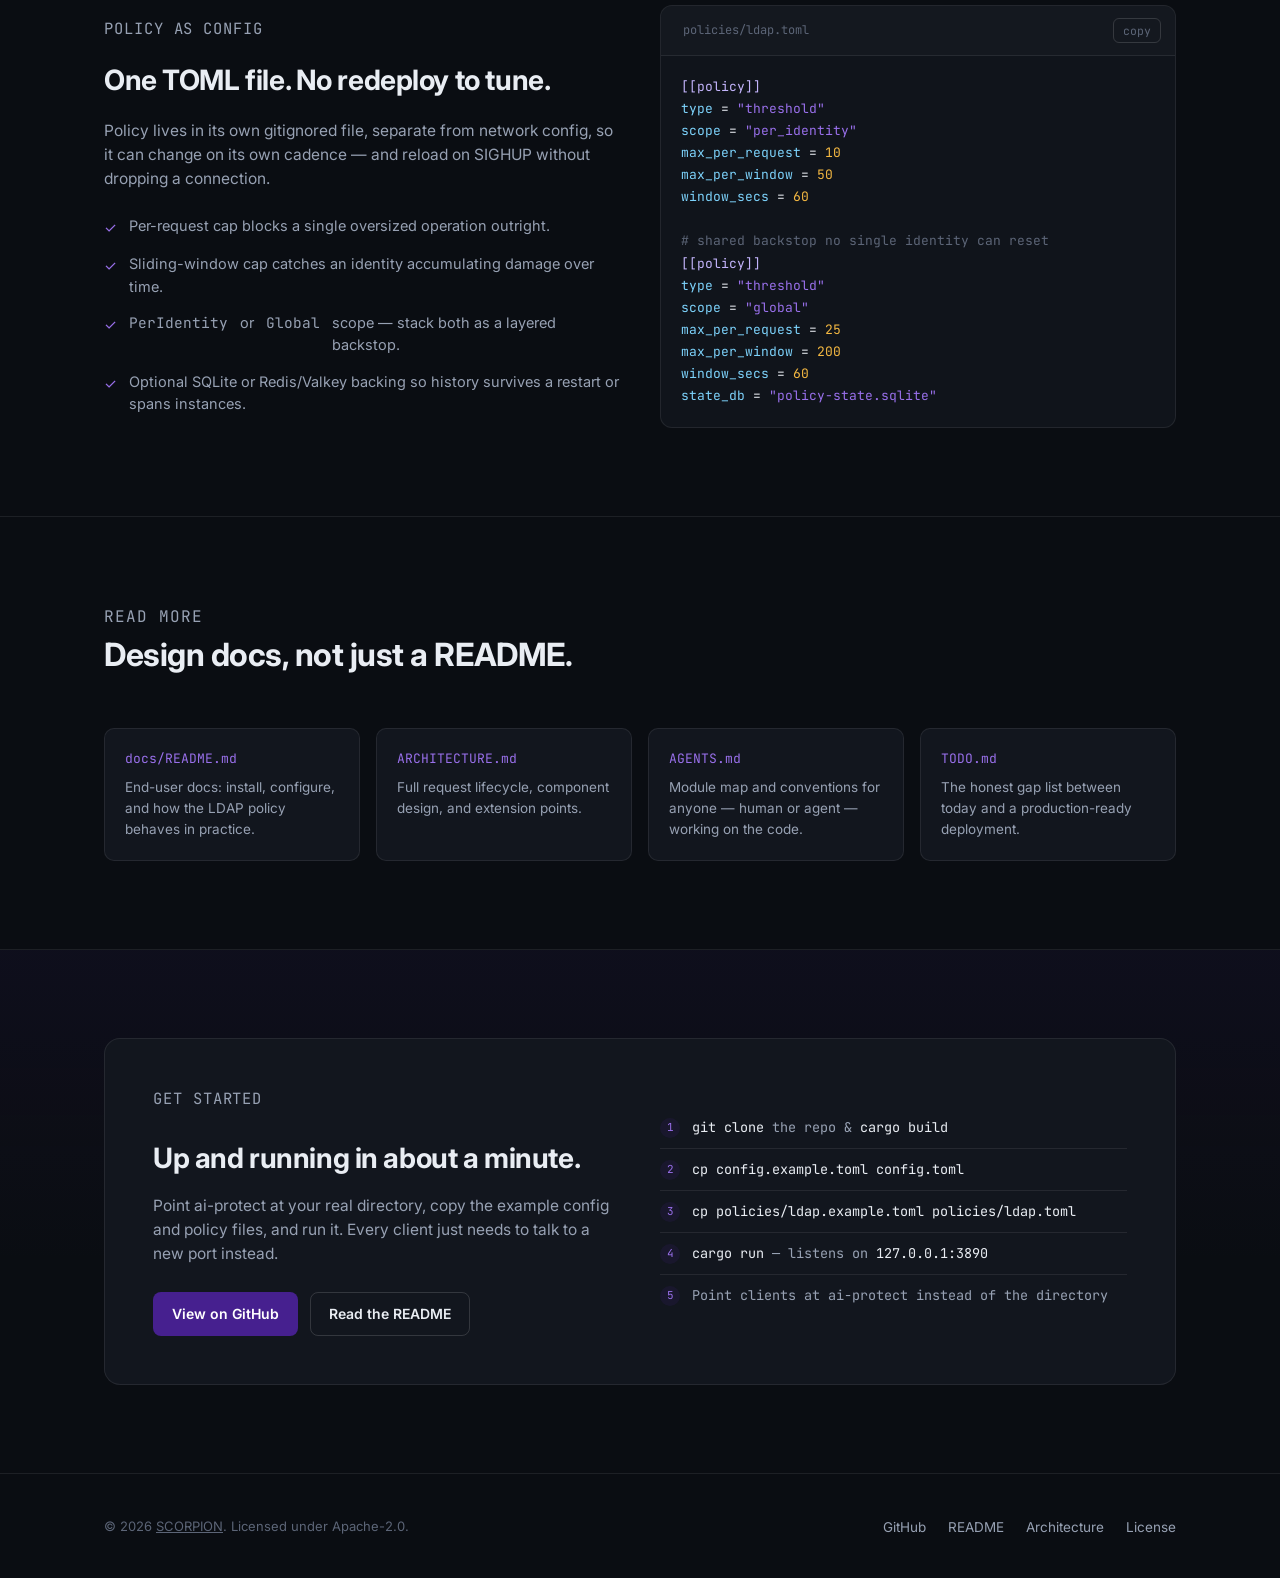
<file: site/index.html>
<!doctype html>
<html lang="en">

<head>
  <meta charset="utf-8">
  <meta name="viewport" content="width=device-width, initial-scale=1">
  <title>ai-protect — an inline proxy that stops bulk directory damage</title>
  <meta name="description"
    content="ai-protect is an inline TCP proxy for LDAP that blocks bulk account lockouts, deletions, and password resets from over-eager agents and scripts before they reach your directory.">
  <link rel="preconnect" href="https://fonts.googleapis.com">
  <link rel="preconnect" href="https://fonts.gstatic.com" crossorigin>
  <link
    href="https://fonts.googleapis.com/css2?family=Inter:wght@400;500;600;700;750&family=JetBrains+Mono:wght@400;500;600;700&display=swap"
    rel="stylesheet">
  <link rel="stylesheet" href="css/site.css">
</head>

<body>

  <nav class="nav">
    <div class="wrap">
      <a class="brand" href="#top">
        <span class="brand-mark" aria-hidden="true">
          <svg viewBox="0 0 611 119" xmlns="http://www.w3.org/2000/svg" xml:space="preserve" width="100%" height="100%"
            version="1.2" class="svg-logo" fill="#FFFFFF" opacity="0.75">
            <path
              d="M165.672-26.388h-5.364a.722.722 0 0 0-.72.72v12.708l-8.46-12.924c-.072-.288-.36-.504-.684-.504h-5.364a.722.722 0 0 0-.72.72V-.72c0 .396.324.72.72.72h5.364c.396 0 .72-.324.72-.72v-12.672L159.66-.396c.144.252.36.396.648.396h5.364c.396 0 .72-.324.72-.72v-24.948a.722.722 0 0 0-.72-.72Z"
              transform="matrix(3.55668 0 0 3.55938 18.921 106.2)" />
            <path
              d="M141.696-18.72c-.648-1.584-1.548-2.988-2.664-4.14-1.152-1.116-2.484-2.016-4.068-2.628-1.548-.612-3.24-.9-5.04-.9-1.8 0-3.492.288-5.04.9a11.853 11.853 0 0 0-4.032 2.628c-1.116 1.152-2.016 2.556-2.664 4.14-.612 1.62-.936 3.42-.936 5.436 0 1.944.324 3.78.936 5.4.648 1.62 1.548 3.06 2.664 4.212a12.12 12.12 0 0 0 4.032 2.736 13.64 13.64 0 0 0 5.04.936c1.8 0 3.492-.324 5.076-.936 1.548-.648 2.88-1.584 4.032-2.736 1.116-1.152 2.016-2.592 2.664-4.212.612-1.62.936-3.456.936-5.4 0-1.98-.324-3.816-.936-5.436ZM132.3-6.804a5.732 5.732 0 0 1-2.376.504c-.864 0-1.656-.18-2.376-.504a5.535 5.535 0 0 1-1.836-1.44c-.54-.612-.936-1.332-1.224-2.196-.324-.864-.468-1.836-.468-2.844 0-1.008.144-1.944.432-2.772.288-.864.684-1.584 1.224-2.16.504-.612 1.152-1.08 1.872-1.44a5.732 5.732 0 0 1 2.376-.504c.864 0 1.692.18 2.412.504.72.36 1.332.828 1.836 1.404.54.612.936 1.332 1.224 2.196a8.44 8.44 0 0 1 .468 2.772c0 1.008-.18 1.98-.468 2.844a6.817 6.817 0 0 1-1.224 2.196 6.066 6.066 0 0 1-1.872 1.44Z"
              transform="matrix(3.55668 0 0 3.55938 21.513 106.2)" />
            <path
              d="M115.308-27.462h-6.192a.416.416 0 0 0-.432.432V-.432c0 .252.18.432.432.432h6.192c.252 0 .432-.18.432-.432V-27.03a.416.416 0 0 0-.432-.432Z"
              transform="matrix(3.55668 0 0 3.41214 22.81 106.2)" />
            <path
              d="M106.416-21.924a6.56 6.56 0 0 0-2.124-2.592c-.864-.684-1.908-1.152-3.096-1.44a15.394 15.394 0 0 0-3.708-.432H88.74c-.216 0-.396.18-.396.432v25.56A.4.4 0 0 0 88.74 0h5.976a.4.4 0 0 0 .396-.396v-9h2.232c1.26 0 2.484-.144 3.636-.432 1.188-.324 2.268-.792 3.168-1.476.936-.684 1.656-1.548 2.232-2.664.54-1.08.792-2.448.792-3.996s-.252-2.88-.756-3.96Zm-5.796 3.996c0 .504-.108.972-.288 1.296-.216.36-.468.612-.792.828-.324.216-.756.36-1.188.468-.468.072-.936.144-1.44.144h-1.8v-5.292h1.872c.504 0 .972.036 1.44.108.432.036.828.18 1.152.36.324.216.576.432.756.792.18.324.288.756.288 1.296Z"
              transform="matrix(3.55668 0 0 3.55938 24.106 106.2)" />
            <path
              d="m86.58-.648-5.976-10.476c1.404-.54 2.52-1.368 3.348-2.484.936-1.26 1.404-2.808 1.404-4.644 0-1.512-.288-2.808-.828-3.852a7.225 7.225 0 0 0-2.196-2.556 9.498 9.498 0 0 0-3.096-1.332 15.9 15.9 0 0 0-3.456-.396h-9.108c-.252 0-.468.18-.468.432V-.432c0 .216.216.432.468.432h5.616a.438.438 0 0 0 .432-.432v-9.684h1.26l5.076 9.864a.443.443 0 0 0 .396.252h6.732c.18 0 .324-.108.396-.216.072-.144.072-.324 0-.432Zm-7.74-17.784c0 .576-.108 1.044-.324 1.368-.252.36-.504.612-.864.828-.36.18-.792.324-1.224.396a9.22 9.22 0 0 1-1.404.108h-2.34v-5.148h2.7c.396 0 .828.036 1.26.108.432.036.792.18 1.116.36.324.18.576.396.756.72.216.324.324.72.324 1.26Z"
              transform="matrix(3.55337 0 0 3.55606 26.918 106.113)" />
            <path
              d="M15.48-14.58a10.424 10.424 0 0 0-2.556-1.44c-.864-.324-1.692-.648-2.484-.9-.54-.18-1.008-.36-1.44-.54-.396-.144-.72-.324-1.008-.468a1.912 1.912 0 0 1-.468-.468c-.108-.18-.144-.36-.144-.648 0-.324.072-.576.18-.72.144-.252.324-.396.54-.54.252-.144.504-.252.792-.288.324-.072.648-.108.972-.108.612 0 1.26.18 1.944.504a4.782 4.782 0 0 1 1.62 1.296c.108.18.324.288.54.288a.651.651 0 0 0 .612-.252l3.564-3.924a.883.883 0 0 0 .216-.576c0-.18-.108-.396-.252-.54-1.08-1.044-2.376-1.836-3.852-2.376-1.44-.54-2.88-.828-4.284-.828-1.152 0-2.304.18-3.456.468-1.152.324-2.196.792-3.132 1.476a7.659 7.659 0 0 0-2.268 2.628c-.612 1.08-.9 2.376-.9 3.852 0 1.188.18 2.232.576 3.096.396.864.9 1.62 1.512 2.232a7.897 7.897 0 0 0 2.124 1.44c.72.36 1.476.684 2.268.936.756.252 1.44.468 2.016.684.54.216 1.008.432 1.368.648.324.216.576.432.72.684.144.18.18.396.18.72 0 .324-.036.648-.18.864a1.594 1.594 0 0 1-.432.54 2.614 2.614 0 0 1-.792.324c-.324.072-.684.144-1.044.144-.792 0-1.62-.252-2.412-.684-.828-.432-1.512-.972-2.016-1.62a.752.752 0 0 0-.576-.288c-.216 0-.432.072-.576.252L-.72-4.824c-.288.324-.288.792 0 1.08C.36-2.52 1.764-1.584 3.42-.936 5.076-.324 6.768 0 8.532 0c1.188 0 2.376-.144 3.528-.504a9.97 9.97 0 0 0 3.132-1.62 7.99 7.99 0 0 0 2.196-2.772c.54-1.116.792-2.448.792-3.96 0-1.368-.252-2.52-.792-3.456a7.81 7.81 0 0 0-1.908-2.268Z"
              transform="matrix(3.55668 0 0 3.55938 3.329 106.2)" />
            <g>
              <path
                d="M88.732 76.065c3.069-1.534 7.256-1.119 10.343-.458 2.683.734 4.8 1.937 6.288 3.002 1.658 1.187 2.532 2.202 2.532 2.202 3.895-.333 6.238-1.112 7.254-1.666l.754-.328c8.277-2.767 12.914-7.257 14.44-8.044 7-4.714 13.022-7.555 17.853-9.203a88.623 88.623 0 0 1 12.95-4.403l-.016-1.191c0-10.839 3.619-20.238 10.857-28.2 4.9-5.402 10.596-9.141 17.087-11.218 1.644-2.511 5.136-4.701 12.381-4.446 23.299.818 31.633 19.933 31.633 19.933-8.375-8.426-14.539-7.975-14.539-7.975 10.396 6.332 11.406 15.058 11.406 15.058-.896-2.213-3.892-5.859-12.013-7.958-7.888-2.038-6.269 6.001-18.25 4.745-9.581-1.003-11.84-12.584-11.84-12.584s-.238-1.038-.145-2.483c-.414 1.307-.799 3.618.189 6.486l.256.598c.457 1.203 1.175 2.482 2.224 3.816-1.76.971-6.175 3.59-7.839 6.266a8.63 8.63 0 0 1-1.221 1.529c-2.52 2.258-10.029 1.622-10.791 1.496 4.345.762 5.564 4.196 5.905 6.195.359 3.555-.554 8.3-.554 8.3l.49.057c3.07.776 4.245 2.794 4.405 5.36.187.506.354 1.011.5 1.485.437.877.536 1.584.536 1.584s2.19 2.92 1.278 7.483c-.114.572-.516 1.223-1.099 1.905l.376.45c.394.461.806.911 1.237 1.351 2.622 2.675 7.196 4.689 8.834 5.927 1.083.926 2.077 1.86 2.876 2.751.77 1.556 1.198 3.469.46 5.501 0 0 1.376-3.096 3.911-5.032 1.7-.99 4.068-1.421 6.164-1.923.482-.089.958-.19 1.427-.304.922-.167 1.766-.255 2.458-.224 2.815.129 5.181-2.344 6.344-3.835 1.037 2.103 2.179 3.651 3.322 4.789 1.654 1.413 4.226 3.049 7.367 3.184-2.549-.614-4.257-2.495-4.257-2.495s-7.59-7.796-5.658-14.326c4.563-15.421 12.632-6.456 15.056-14.235 2.19-7.026-.289-13.454-1.757-15.337 0 0 7.051 5.237 7.336 17.407 0 0 3.472-5.113.364-16.579 0 0 12.386 16.775 1.446 37.362-3.035 5.71-6.301 7.839-9.138 8.33-7.418 7.159-16.747 10.738-27.988 10.738-12.062 0-21.917-4.089-29.565-12.265a47.816 47.816 0 0 1-2.675-3.114c-.591.442-1.215.896-1.871 1.359a38.798 38.798 0 0 1-.378 3.435c-.271 1.764-3.017 7.449-2.207 8.677.791 1.2 7.847.941 10.908 2.442 2.588 1.27 4.014 2.71 3.838 2.971-.175.26-2.241-.439-4.887-.896-3.152-.543-12.536 1.696-14.053-.182-1.619-2.007.459-10.555.73-12.319-1.473.868-1.223.491-2.919 1.394.547-2.945.228-5.338-.001-6.961-.076 1.56-.705 5.966-1.564 8.409-.61 1.736-4.901 7.233-3.973 9.029 1.464 2.833 10.549 7.307 10.184 7.827-.364.521-12.69-1.877-14.775-5.555-1.046-1.843.151-5.966 1.459-8.76-1.782.753-1.576.62-3.521 1.268 1.058-2.454 1.605-5.282.875-8.202-.182 1.471-.858 4.956-1.771 7.108-.647 1.525-4.845 6.124-4.032 7.565 1.451 2.571 10.508 7.249 10.131 7.788-.378.539-13.384-1.903-15.369-5.398-.706-1.242.369-4.39 1.369-6.478-7.392 1.185-13.779 1.551-22.904 1.368-12.014-.197-21.541-4.646-29.527-12.308-8.199-7.865-12.298-17.433-12.298-28.703 0-7.577 1.917-14.615 5.751-21.113 3.833-6.499 9.101-11.57 15.804-15.214a43.944 43.944 0 0 1 2.333-1.18c-.013-.628.005-1.28.057-1.961C98.633-.008 120.149.291 126.208 6.424c7.954 8.054 15.512 1.567 18.075-5.549 0 0-4.633 31.208-31.595 32.11-3.61.12-12.113-1.867-14.685-9.586.001 1.458.263 3.189 1.019 5.129.154.398.33.804.528 1.218a21.652 21.652 0 0 1-.538 1.675c-2.142 5.849-6.576 10.418-8.99 12.593l-.727.636c-2.175-4.591-4.755-5.12-4.755-5.12 2.566 2.346 3.675 6.484 4.154 9.618-.007 3.38-.488 7.696-.849 10.461l-.22 1.622c-4.081-1.926-6.232-.904-6.232-.904 3.114.297 6.156 2.459 8.388 4.503 2.346 2.862 3.891 6.026 4.735 8.046l.254.625c-4.704.477-6.038 2.564-6.038 2.564Zm13.4-63.152c.81.754 3.014.022 5.463-1.31l.926-.404c.709-.286 2.024-.863 3.65-1.219 1.515-.331 3.371-.488 5.186-.283 2.549.287 5.041 1.111 6.794 1.634 1.378.511 2.303.767 2.463.519.161-.247-.49-.997-1.653-1.98-1.58-1.17-4.13-2.669-7.021-3.484-2.11-.596-4.457-.722-6.418-.506a18.17 18.17 0 0 0-4.82 1.232l-1.109.561c-2.887 2.025-4.27 4.484-3.461 5.24Zm46.701 43.033c-1.943-1.912-2.191-3.166-.674-5.447 1.871-2.813 5.213-5.425 6.754-8.139.496-.872 1.509-3.494 2.194-4.192.718-.732 1.442-.035 1.539.753.303 2.448-.984 5.581-2.342 7.56-.741 1.081-4.237 5.279-4.424 6.229.537 1.01 5.973 3.336 7.113 3.876l-6.855 1.98c-1.152-.803-2.3-1.631-3.305-2.62Zm-11.501 1.416c-.594-4.003 5.447-14.661 7.112-14.152 1.046.319.363 1.893.15 2.516-.861 2.512-3.255 8.349-2.852 10.486.213 1.134 5.637 3.014 6.696 3.417-2.159.792-4.271 1.607-6.364 2.563-1.56-.933-4.421-2.668-4.742-4.83Zm-9.933 6.272c-.559-3.781 5.434-14.735 7.13-14.216 1.037.317.391 1.897.187 2.527-.796 2.469-3.167 8.441-2.866 10.438.624.929 4.38 1.901 5.418 2.216a193.409 193.409 0 0 0-5.499 3.172c-1.446-.768-4.08-2.173-4.37-4.137Z"
                transform="translate(-10.573 -.967) scale(1.10535)" />
            </g>
          </svg>
        </span>
        protect
        <span class="kind">/ ldap</span>
      </a>
      <ul class="nav-links">
        <li><a href="#problem">Why</a></li>
        <li><a href="#how-it-works">How it works</a></li>
        <li><a href="#features">Features</a></li>
        <li><a href="#policy">Policy</a></li>
        <li><a href="#docs">Docs</a></li>
      </ul>
      <div class="nav-cta">
        <a class="btn btn-ghost btn-sm" href="https://github.com/scorpion/protect" target="_blank" rel="noopener">
          <svg width="15" height="15" viewBox="0 0 16 16" fill="currentColor" aria-hidden="true">
            <path
              d="M8 0C3.58 0 0 3.58 0 8a8 8 0 0 0 5.47 7.59c.4.07.55-.17.55-.38 0-.19-.01-.82-.01-1.49-2.01.37-2.53-.49-2.69-.94-.09-.23-.48-.94-.82-1.13-.28-.15-.68-.52-.01-.53.63-.01 1.08.58 1.23.82.72 1.21 1.87.87 2.33.66.07-.52.28-.87.51-1.07-1.78-.2-3.64-.89-3.64-3.95 0-.87.31-1.59.82-2.15-.08-.2-.36-1.02.08-2.12 0 0 .67-.21 2.2.82.64-.18 1.32-.27 2-.27.68 0 1.36.09 2 .27 1.53-1.04 2.2-.82 2.2-.82.44 1.1.16 1.92.08 2.12.51.56.82 1.27.82 2.15 0 3.07-1.87 3.75-3.65 3.95.29.25.54.73.54 1.48 0 1.07-.01 1.93-.01 2.2 0 .21.15.46.55.38A8 8 0 0 0 16 8c0-4.42-3.58-8-8-8z" />
          </svg>
          <span class="label-text">GitHub</span>
        </a>
        <a class="btn btn-primary btn-sm" href="#get-started">Get started</a>
        <button class="nav-toggle" aria-label="Toggle navigation" aria-expanded="false">
          <svg width="16" height="16" viewBox="0 0 16 16" fill="none" stroke="currentColor" stroke-width="1.6"
            stroke-linecap="round">
            <path d="M2 4h12M2 8h12M2 12h12" />
          </svg>
        </button>
      </div>
    </div>
  </nav>

  <main id="top">

    <!-- ============ HERO ============ -->
    <header class="hero">
      <div class="wrap">
        <div>
          <span class="eyebrow">
            <svg width="12" height="12" viewBox="0 0 16 16" fill="currentColor" aria-hidden="true">
              <path d="M8 0l6 2.5v4.6C14 12 11.6 15 8 16 4.4 15 2 12 2 7.1V2.5L8 0z" />
            </svg>
            Inline LDAP proxy · Rust
          </span>
          <h1>Stop bulk lockouts <span class="hl">before</span><br>they reach your directory.</h1>
          <p class="hero-sub">
            ai-protect sits between your clients and your real directory server (AD, OpenLDAP,
            389&nbsp;DS). Every ordinary request passes through byte-for-byte, untouched — but a
            runaway script or an over-eager AI agent trying to lock, delete, or reset thousands
            of accounts hits a configurable blast-radius policy first, and never reaches the
            directory at all.
          </p>
          <div class="hero-actions">
            <a class="btn btn-primary" href="#get-started">Get started</a>
            <a class="btn btn-ghost" href="https://github.com/scorpion/protect" target="_blank" rel="noopener">View
              source →</a>
          </div>
          <div class="trust-row">
            <span class="status-note">Apache-2.0 · CI on stable/beta/nightly · fuzz-tested decoder</span>
          </div>
        </div>

        <div class="terminal">
          <div class="terminal-bar">
            <span class="terminal-dot"></span>
            <span class="terminal-dot"></span>
            <span class="terminal-dot"></span>
            <span class="terminal-title">RUST_LOG=info cargo run</span>
          </div>
          <div class="terminal-body" data-term-lines>
            <div class="term-line"><span class="term-prompt">$</span> RUST_LOG=info cargo run</div>
            <div class="term-line"><span class="term-dim">listening on 127.0.0.1:3890 → 127.0.0.1:389</span>
            </div>
            <div class="term-line">&nbsp;</div>
            <div class="term-line"><span class="term-allow">ALLOW</span> <span class="term-dim">modify</span>
              identity=10.1.2.14 blast_radius=1</div>
            <div class="term-line"><span class="term-allow">ALLOW</span> <span class="term-dim">modify</span>
              identity=svc-hr-sync blast_radius=3</div>
            <div class="term-line"><span class="term-block">BLOCK</span> <span class="term-dim">modify</span>
              identity=svc-agent-runner blast_radius=812 <span class="term-dim">reason=max_per_request(10)</span></div>
            <div class="term-line"><span class="term-dim"> → UnwillingToPerform sent to client, upstream
                never contacted</span></div>
            <div class="term-line">&nbsp;</div>
            <div class="term-line"><span class="term-block">BLOCK</span> <span class="term-dim">del</span>
              identity=svc-agent-runner window=41/50 in 60s <span class="term-dim">reason=max_per_window</span></div>
            <div class="term-line"><span class="term-dim"> → audit log: logs/ldap.log (json)</span></div>
            <div class="term-line">&nbsp;</div>
            <div class="term-line"><span class="term-prompt">$</span> <span class="term-cursor"></span>
            </div>
          </div>
        </div>
      </div>
    </header>

    <!-- ============ PROBLEM ============ -->
    <section id="problem">
      <div class="wrap">
        <div class="section-head">
          <p class="kicker">The problem</p>
          <h2>Directory protocols trust the caller completely.</h2>
          <p>
            LDAP has no concept of "that's a lot of accounts at once." A misconfigured
            script, a compromised credential, or an AI agent given just enough access to
            "clean up stale accounts" can lock, delete, or reset a huge slice of your
            directory in the time it takes a human to notice — and by the time they do,
            it's already done.
          </p>
        </div>
        <div class="stat-grid">
          <div class="stat-card">
            <div class="stat-num">1<span class="unit"> line of code</span></div>
            <p>is the difference between a scoped cleanup script and one that iterates every entry in the
              directory instead of the ten it meant to.</p>
          </div>
          <div class="stat-card">
            <div class="stat-num">&lt;1<span class="unit"> minute</span></div>
            <p>is enough for an automated caller with valid credentials to lock or delete accounts faster
              than any human review process can react.</p>
          </div>
          <div class="stat-card">
            <div class="stat-num">0<span class="unit"> code changes</span></div>
            <p>are needed anywhere else — ai-protect drops in as a TCP hop between client and directory, no
              directory-side config required.</p>
          </div>
        </div>
      </div>
    </section>

    <!-- ============ HOW IT WORKS ============ -->
    <section id="how-it-works">
      <div class="wrap">
        <div class="section-head">
          <p class="kicker">How it works</p>
          <h2>Decode only what matters. Forward everything else.</h2>
          <p>
            ai-protect parses just enough of the wire protocol to recognize account-lock
            modifications, deletes, creates, renames/moves, and password-reset extended
            operations. Every other request is relayed byte-for-byte — it never has to
            understand your whole schema to protect it.
          </p>
        </div>

        <div class="flow">
          <div class="flow-row">
            <div class="flow-step">
              <div class="flow-box">Client request</div>
              <div class="flow-label">read_frame</div>
            </div>
            <div class="flow-arrow">→</div>
            <div class="flow-step">
              <div class="flow-box decode">Decode</div>
              <div class="flow-label">rasn / BER (RFC 4511)</div>
            </div>
            <div class="flow-arrow">→</div>
            <div class="flow-step">
              <div class="flow-box">Actionable?</div>
              <div class="flow-label">lock · del · add · modDN · pwd reset</div>
            </div>
            <div class="flow-arrow">→</div>
            <div class="flow-branch">
              <div class="flow-step">
                <div class="flow-box allow">Within policy → forward</div>
                <div class="flow-label">relayed to upstream</div>
              </div>
              <div class="flow-step">
                <div class="flow-box block">Over limit → reject</div>
                <div class="flow-label">LDAP error, logged</div>
              </div>
            </div>
          </div>
          <div class="flow-footnote">
            <strong>Everything not actionable</strong> — searches, binds, ordinary single-entry
            modifies — skips policy evaluation entirely and is forwarded as opaque bytes,
            untouched, in both directions.
          </div>
        </div>
      </div>
    </section>

    <!-- ============ FEATURES ============ -->
    <section id="features">
      <div class="wrap">
        <div class="section-head">
          <p class="kicker">What's built in</p>
          <h2>Everything a proxy sitting in front of production auth needs.</h2>
        </div>

        <div class="feature-grid">
          <div class="feature-card">
            <div class="feature-icon"><svg width="16" height="16" viewBox="0 0 16 16" fill="none" stroke="currentColor"
                stroke-width="1.5">
                <path d="M1 8h6M9 8h6M6 4l2 4-2 4" />
              </svg></div>
            <h3>Transparent by default</h3>
            <p>Only frames the system needs to act on are parsed. Everything else forwards byte-for-byte,
              both directions, concurrently.</p>
          </div>
          <div class="feature-card">
            <div class="feature-icon"><svg width="16" height="16" viewBox="0 0 16 16" fill="none" stroke="currentColor"
                stroke-width="1.5">
                <rect x="2" y="6" width="12" height="8" rx="1.5" />
                <path d="M5 6V4a3 3 0 0 1 6 0v2" />
              </svg></div>
            <h3>Configurable blast-radius policy</h3>
            <p>Block any single request over a per-request cap, plus a sliding-window cap per identity or
              globally as a backstop.</p>
          </div>
          <div class="feature-card">
            <div class="feature-icon"><svg width="16" height="16" viewBox="0 0 16 16" fill="none" stroke="currentColor"
                stroke-width="1.5">
                <path d="M2 8a6 6 0 1 1 3 5.2M2 8v4M2 8h4" />
              </svg></div>
            <h3>Verified identity, not IP guesswork</h3>
            <p>Keys policy off a simple bind DN only once its BindResponse confirms success — closing
              identity-churn bypass gaps.</p>
          </div>
          <div class="feature-card">
            <div class="feature-icon"><svg width="16" height="16" viewBox="0 0 16 16" fill="none" stroke="currentColor"
                stroke-width="1.5">
                <rect x="3" y="2" width="10" height="12" rx="1.5" />
                <path d="M6 6h4M6 9h4M6 12h2" />
              </svg></div>
            <h3>TLS on every hop, independently</h3>
            <p>LDAPS or plaintext-then-StartTLS on client and upstream sides, each optional and each with
              its own mutual-TLS support.</p>
          </div>
          <div class="feature-card">
            <div class="feature-icon"><svg width="16" height="16" viewBox="0 0 16 16" fill="none" stroke="currentColor"
                stroke-width="1.5">
                <path d="M2 13V8l4-4 3 3 5-5" />
                <path d="M14 2h-3v3" />
              </svg></div>
            <h3>Load balancing &amp; failover</h3>
            <p>Round-robin, random, or least-connections across upstream targets, with automatic failover
              and passive health tracking.</p>
          </div>
          <div class="feature-card">
            <div class="feature-icon"><svg width="16" height="16" viewBox="0 0 16 16" fill="none" stroke="currentColor"
                stroke-width="1.5">
                <rect x="2" y="3" width="12" height="10" rx="1.5" />
                <path d="M5 6h6M5 9h4" />
              </svg></div>
            <h3>Structured audit logging</h3>
            <p>Every allow and block decision, stdout + newline-JSON to disk — the forensic trail, decoupled
              from policy logic.</p>
          </div>
          <div class="feature-card">
            <div class="feature-icon"><svg width="16" height="16" viewBox="0 0 16 16" fill="none" stroke="currentColor"
                stroke-width="1.5">
                <circle cx="8" cy="8" r="6" />
                <path d="M8 5v3l2 2" />
              </svg></div>
            <h3>Zero-downtime policy reload</h3>
            <p>SIGHUP hot-reloads policy files; SIGTERM/SIGINT drains in-flight connections before shutdown.
            </p>
          </div>
          <div class="feature-card">
            <div class="feature-icon"><svg width="16" height="16" viewBox="0 0 16 16" fill="none" stroke="currentColor"
                stroke-width="1.5">
                <path d="M2 9h3l2-5 3 10 2-5h2" />
              </svg></div>
            <h3>Metrics, health checks, fuzzing</h3>
            <p>Prometheus metrics, liveness/readiness endpoints, and a cargo-fuzz harness on every byte
              parsed off the wire.</p>
          </div>
        </div>
      </div>
    </section>

    <!-- ============ POLICY AS CODE ============ -->
    <section id="policy">
      <div class="wrap">
        <div class="policy-grid">
          <div class="policy-copy">
            <p class="kicker">Policy as config</p>
            <h2>One TOML file. No redeploy to tune.</h2>
            <p>
              Policy lives in its own gitignored file, separate from network config, so it can
              change on its own cadence — and reload on SIGHUP without dropping a connection.
            </p>
            <ul class="policy-list">
              <li><span class="check">✓</span> Per-request cap blocks a single oversized operation
                outright.</li>
              <li><span class="check">✓</span> Sliding-window cap catches an identity accumulating damage
                over time.</li>
              <li><span class="check">✓</span> <span class="mono">PerIdentity</span> or <span class="mono">Global</span>
                scope — stack both as a layered backstop.</li>
              <li><span class="check">✓</span> Optional SQLite or Redis/Valkey backing so history survives
                a restart or spans instances.</li>
            </ul>
          </div>
          <div class="code-panel">
            <div class="terminal-bar">
              <span class="terminal-title">policies/ldap.toml</span>
              <button class="copy-btn" data-copy-target="policy-code">copy</button>
            </div>
            <pre id="policy-code"><span class="tk-sec">[[policy]]</span>
<span class="tk-key">type</span> = <span class="tk-str">"threshold"</span>
<span class="tk-key">scope</span> = <span class="tk-str">"per_identity"</span>
<span class="tk-key">max_per_request</span> = <span class="tk-num">10</span>
<span class="tk-key">max_per_window</span> = <span class="tk-num">50</span>
<span class="tk-key">window_secs</span> = <span class="tk-num">60</span>

<span class="tk-com"># shared backstop no single identity can reset</span>
<span class="tk-sec">[[policy]]</span>
<span class="tk-key">type</span> = <span class="tk-str">"threshold"</span>
<span class="tk-key">scope</span> = <span class="tk-str">"global"</span>
<span class="tk-key">max_per_request</span> = <span class="tk-num">25</span>
<span class="tk-key">max_per_window</span> = <span class="tk-num">200</span>
<span class="tk-key">window_secs</span> = <span class="tk-num">60</span>
<span class="tk-key">state_db</span> = <span class="tk-str">"policy-state.sqlite"</span></pre>
          </div>
        </div>
      </div>
    </section>

    <!-- ============ DOCS ============ -->
    <section id="docs">
      <div class="wrap">
        <div class="section-head">
          <p class="kicker">Read more</p>
          <h2>Design docs, not just a README.</h2>
        </div>
        <div class="docs-grid">
          <a class="doc-card" href="https://github.com/scorpion/protect/blob/main/docs/README.md" target="_blank"
            rel="noopener">
            <div class="doc-name">docs/README.md</div>
            <p>End-user docs: install, configure, and how the LDAP policy behaves in practice.</p>
          </a>
          <a class="doc-card" href="https://github.com/scorpion/protect/blob/main/ARCHITECTURE.md" target="_blank"
            rel="noopener">
            <div class="doc-name">ARCHITECTURE.md</div>
            <p>Full request lifecycle, component design, and extension points.</p>
          </a>
          <a class="doc-card" href="https://github.com/scorpion/protect/blob/main/AGENTS.md" target="_blank"
            rel="noopener">
            <div class="doc-name">AGENTS.md</div>
            <p>Module map and conventions for anyone — human or agent — working on the code.</p>
          </a>
          <a class="doc-card" href="https://github.com/scorpion/protect/blob/main/TODO.md" target="_blank"
            rel="noopener">
            <div class="doc-name">TODO.md</div>
            <p>The honest gap list between today and a production-ready deployment.</p>
          </a>
        </div>
      </div>
    </section>

    <!-- ============ GET STARTED ============ -->
    <section id="get-started" class="get-started">
      <div class="wrap">
        <div class="gs-panel">
          <div class="gs-copy">
            <p class="kicker">Get started</p>
            <h2>Up and running in about a minute.</h2>
            <p>
              Point ai-protect at your real directory, copy the example config and policy
              files, and run it. Every client just needs to talk to a new port instead.
            </p>
            <div class="gs-actions">
              <a class="btn btn-primary" href="https://github.com/scorpion/protect" target="_blank" rel="noopener">View
                on GitHub</a>
              <a class="btn btn-ghost" href="https://github.com/scorpion/protect/blob/main/README.md" target="_blank"
                rel="noopener">Read the README</a>
            </div>
          </div>
          <ol class="steps">
            <li><span><code>git clone</code> the repo &amp; <code>cargo build</code></span></li>
            <li><span><code>cp config.example.toml config.toml</code></span></li>
            <li><span><code>cp policies/ldap.example.toml policies/ldap.toml</code></span></li>
            <li><span><code>cargo run</code> — listens on <code>127.0.0.1:3890</code></span></li>
            <li><span>Point clients at ai-protect instead of the directory</span></li>
          </ol>
        </div>
      </div>
    </section>

  </main>

  <footer>
    <div class="wrap footer-row">
      <span class="footer-fine">&copy; 2026 <a href="https://scorpion.io" target="_blank" rel="noopener">SCORPION</a>.
        Licensed under Apache-2.0.</span>
      <ul class="footer-links">
        <li><a href="https://github.com/scorpion/protect" target="_blank" rel="noopener">GitHub</a></li>
        <li><a href="https://github.com/scorpion/protect/blob/main/README.md" target="_blank" rel="noopener">README</a>
        </li>
        <li><a href="https://github.com/scorpion/protect/blob/main/ARCHITECTURE.md" target="_blank"
            rel="noopener">Architecture</a></li>
        <li><a href="https://github.com/scorpion/protect/blob/main/LICENSE" target="_blank" rel="noopener">License</a>
        </li>
      </ul>
    </div>
  </footer>

  <script src="js/site.js"></script>
</body>

</html>
</file>
<file: css/site.css>
/* ai-protect marketing site */

:root {
  --bg: #0a0d12;
  --bg-raised: #10141b;
  --bg-card: #12161e;
  --border: rgba(255, 255, 255, 0.08);
  --border-strong: rgba(255, 255, 255, 0.14);
  --text: #e9edf3;
  --text-dim: #97a1b3;
  --text-faint: #5c6577;
  --brand: #46208f;
  --accent: #9970eb;
  --accent-dim: #46208f;
  --accent-hover: #5b2fb3;
  --accent-soft: rgba(70, 32, 143, 0.14);
  --allow: #4ade80;
  --block: #fb7185;
  --amber: #f5b942;
  --radius: 10px;
  --mono: "JetBrains Mono", ui-monospace, SFMono-Regular, Menlo, Consolas, monospace;
  --sans: "Inter", -apple-system, BlinkMacSystemFont, "Segoe UI", sans-serif;
  --max: 1120px;
}

* {
  box-sizing: border-box;
}

html {
  scroll-behavior: smooth;
}

body {
  position: relative;
  margin: 0;
  background: var(--bg);
  color: var(--text);
  font-family: var(--sans);
  line-height: 1.55;
  -webkit-font-smoothing: antialiased;
}

body::before {
  content: "";
  position: absolute;
  inset: 0;
  z-index: -1;
  background:
    radial-gradient(720px 420px at 82% -8%, rgba(70, 32, 143, 0.18), transparent 60%),
    radial-gradient(600px 380px at 10% 8%, rgba(245, 185, 66, 0.06), transparent 60%);
  pointer-events: none;
}

.wrap {
  max-width: var(--max);
  margin: 0 auto;
  padding: 0 24px;
}

a {
  color: inherit;
}

code,
pre,
.mono {
  font-family: var(--mono);
}

img,
svg {
  display: block;
}

/* ---------- nav ---------- */

.nav {
  position: sticky;
  top: 0;
  z-index: 50;
  border-bottom: 1px solid var(--border);
  background: rgba(10, 13, 18, 0.78);
  backdrop-filter: blur(10px);
  -webkit-backdrop-filter: blur(10px);
}

.nav .wrap {
  display: flex;
  align-items: center;
  justify-content: space-between;
  height: 64px;
}

.brand {
  display: flex;
  align-items: center;
  gap: 10px;
  font-weight: 700;
  font-size: 16px;
  letter-spacing: -0.01em;
  text-decoration: none;
  color: var(--text);
}

.brand-mark {
  display: flex;
  align-items: center;
  flex: none;
  padding: 5px 7px;
}

.brand-mark svg {
  width: 200px;
  height: auto;
  display: block;
}

.brand .kind {
  color: var(--text-faint);
  font-weight: 500;
}

.nav-links {
  display: flex;
  align-items: center;
  gap: 28px;
  list-style: none;
  margin: 0;
  padding: 0;
}

.nav-links a {
  font-size: 14px;
  color: var(--text-dim);
  text-decoration: none;
  transition: color 0.15s ease;
}

.nav-links a:hover {
  color: var(--text);
}

.nav-cta {
  display: flex;
  align-items: center;
  gap: 12px;
}

.nav-toggle {
  display: none;
  background: none;
  border: 1px solid var(--border-strong);
  border-radius: 8px;
  width: 36px;
  height: 36px;
  color: var(--text);
  cursor: pointer;
}

/* ---------- buttons ---------- */

.btn {
  display: inline-flex;
  align-items: center;
  gap: 8px;
  padding: 10px 18px;
  border-radius: 8px;
  font-size: 14px;
  font-weight: 600;
  text-decoration: none;
  border: 1px solid transparent;
  cursor: pointer;
  transition: transform 0.12s ease, border-color 0.15s ease, background 0.15s ease;
  white-space: nowrap;
}

.btn:active {
  transform: translateY(1px);
}

.btn-primary {
  background: var(--accent-dim);
  color: #fff;
}

.btn-primary:hover {
  background: var(--accent-hover);
}

.btn-ghost {
  background: transparent;
  border-color: var(--border-strong);
  color: var(--text);
}

.btn-ghost:hover {
  border-color: var(--accent-dim);
  color: var(--accent);
}

.btn-sm {
  padding: 7px 12px;
  font-size: 13px;
}

/* ---------- hero ---------- */

.hero {
  padding: 92px 0 64px;
}

.hero .wrap {
  display: grid;
  grid-template-columns: 1.05fr 0.95fr;
  gap: 56px;
  align-items: center;
}

.eyebrow {
  display: inline-flex;
  align-items: center;
  gap: 8px;
  font-family: var(--mono);
  font-size: 12.5px;
  letter-spacing: 0.02em;
  color: var(--accent);
  background: var(--accent-soft);
  border: 1px solid rgba(70, 32, 143, 0.35);
  padding: 6px 12px;
  border-radius: 999px;
  margin-bottom: 22px;
}

.hero h1 {
  font-size: 46px;
  line-height: 1.12;
  letter-spacing: -0.02em;
  margin: 0 0 20px;
  font-weight: 750;
}

.hero h1 .hl {
  color: var(--accent);
}

.hero-sub {
  font-size: 17px;
  color: var(--text-dim);
  max-width: 52ch;
  margin: 0 0 32px;
}

.hero-actions {
  display: flex;
  align-items: center;
  gap: 14px;
  margin-bottom: 36px;
  flex-wrap: wrap;
}

.trust-row {
  display: flex;
  align-items: center;
  gap: 18px;
  flex-wrap: wrap;
}

.badge-img {
  height: 20px;
  opacity: 0.9;
}

.status-note {
  font-size: 12.5px;
  color: var(--text-faint);
}

/* ---------- hero terminal ---------- */

.terminal {
  background: var(--bg-raised);
  border: 1px solid var(--border);
  border-radius: 12px;
  overflow: hidden;
  box-shadow: 0 30px 80px -30px rgba(0, 0, 0, 0.6), 0 0 0 1px rgba(255, 255, 255, 0.02);
}

.terminal-bar {
  display: flex;
  align-items: center;
  gap: 8px;
  padding: 12px 14px;
  border-bottom: 1px solid var(--border);
  background: rgba(255, 255, 255, 0.015);
}

.terminal-dot {
  width: 10px;
  height: 10px;
  border-radius: 50%;
  background: #444c5c;
}

.terminal-title {
  margin-left: 8px;
  font-family: var(--mono);
  font-size: 12px;
  color: var(--text-faint);
}

.terminal-body {
  padding: 18px 20px 22px;
  font-family: var(--mono);
  font-size: 13px;
  line-height: 1.8;
  min-height: 260px;
}

.term-line {
  white-space: pre-wrap;
  word-break: break-word;
  opacity: 0;
  animation: fade-in 0.4s ease forwards;
}

@keyframes fade-in {
  to {
    opacity: 1;
  }
}

.term-prompt {
  color: var(--text-faint);
}

.term-allow {
  color: var(--allow);
}

.term-block {
  color: var(--block);
}

.term-dim {
  color: var(--text-faint);
}

.term-cursor {
  display: inline-block;
  width: 7px;
  height: 15px;
  background: var(--accent);
  vertical-align: text-bottom;
  animation: blink 1s step-end infinite;
}

@keyframes blink {
  50% {
    opacity: 0;
  }
}

/* ---------- section scaffolding ---------- */

section {
  padding: 88px 0;
  border-top: 1px solid var(--border);
}

.section-head {
  max-width: 640px;
  margin: 0 0 48px;
}

.section-head.center {
  margin-left: auto;
  margin-right: auto;
  text-align: center;
}

.kicker {
  font-family: var(--mono);
  font-size: 12.5px;
  letter-spacing: 0.06em;
  text-transform: uppercase;
  color: var(--accent);
  margin: 0 0 12px;
}

.section-head h2 {
  font-size: 32px;
  letter-spacing: -0.015em;
  margin: 0 0 14px;
}

.section-head p {
  color: var(--text-dim);
  font-size: 16px;
  margin: 0;
}

/* ---------- problem stats ---------- */

.stat-grid {
  display: grid;
  grid-template-columns: repeat(3, 1fr);
  gap: 20px;
}

.stat-card {
  background: var(--bg-card);
  border: 1px solid var(--border);
  border-radius: var(--radius);
  padding: 26px 24px;
}

.stat-num {
  font-family: var(--mono);
  font-size: 30px;
  font-weight: 700;
  color: var(--text);
  margin-bottom: 8px;
}

.stat-num .unit {
  font-size: 16px;
  color: var(--text-faint);
  font-weight: 500;
}

.stat-card p {
  margin: 0;
  color: var(--text-dim);
  font-size: 14px;
}

/* ---------- flow diagram ---------- */

.flow {
  position: relative;
  background: var(--bg-card);
  border: 1px solid var(--border);
  border-radius: 14px;
  padding: 40px 32px;
}

.flow-canvas {
  position: absolute;
  inset: 0;
  pointer-events: none;
  z-index: 0;
}

.flow-row,
.flow-footnote {
  position: relative;
  z-index: 1;
}

.flow-row {
  display: flex;
  align-items: stretch;
  gap: 0;
}

.flow-step {
  flex: 1;
  display: flex;
  flex-direction: column;
  align-items: center;
  text-align: center;
  gap: 10px;
  padding: 0 8px;
}

.flow-box {
  width: 100%;
  border: 1px solid var(--border-strong);
  background: var(--bg-raised);
  border-radius: 10px;
  padding: 16px 12px;
  font-size: 13.5px;
  font-weight: 600;
}

.flow-box.decode {
  border-color: rgba(70, 32, 143, 0.45);
}

.flow-box.allow {
  border-color: rgba(74, 222, 128, 0.4);
  color: var(--allow);
}

.flow-box.block {
  border-color: rgba(251, 113, 133, 0.4);
  color: var(--block);
}

.flow-label {
  font-family: var(--mono);
  font-size: 11.5px;
  color: var(--text-faint);
}

.flow-arrow {
  display: flex;
  align-items: center;
  justify-content: center;
  color: var(--text-faint);
  font-size: 18px;
  padding-top: 22px;
  min-width: 28px;
}

.flow-branch {
  display: flex;
  flex-direction: column;
  gap: 12px;
  flex: 1;
}

.flow-footnote {
  margin-top: 28px;
  padding-top: 24px;
  border-top: 1px solid var(--border);
  color: var(--text-dim);
  font-size: 14px;
}

.flow-footnote strong {
  color: var(--text);
}

.flow-box.pulse-allow {
  animation: flow-pulse-allow 0.5s ease-out;
}

.flow-box.pulse-block {
  animation: flow-pulse-block 0.5s ease-out;
}

@keyframes flow-pulse-allow {
  0% {
    box-shadow: 0 0 0 0 rgba(74, 222, 128, 0.5);
  }

  100% {
    box-shadow: 0 0 0 10px rgba(74, 222, 128, 0);
  }
}

@keyframes flow-pulse-block {
  0% {
    box-shadow: 0 0 0 0 rgba(251, 113, 133, 0.5);
  }

  100% {
    box-shadow: 0 0 0 10px rgba(251, 113, 133, 0);
  }
}

@media (prefers-reduced-motion: reduce) {
  .flow-canvas {
    display: none;
  }
}

/* ---------- features ---------- */

.feature-grid {
  display: grid;
  grid-template-columns: repeat(4, 1fr);
  gap: 18px;
}

.feature-card {
  background: var(--bg-card);
  border: 1px solid var(--border);
  border-radius: var(--radius);
  padding: 24px 22px;
  transition: border-color 0.15s ease, transform 0.15s ease;
}

.feature-card:hover {
  border-color: var(--border-strong);
  transform: translateY(-2px);
}

.feature-icon {
  width: 34px;
  height: 34px;
  border-radius: 8px;
  background: var(--accent-soft);
  color: var(--accent);
  display: flex;
  align-items: center;
  justify-content: center;
  margin-bottom: 16px;
}

.feature-card h3 {
  font-size: 15px;
  margin: 0 0 8px;
}

.feature-card p {
  font-size: 13.5px;
  color: var(--text-dim);
  margin: 0;
}

/* ---------- policy-as-code ---------- */

.policy-grid {
  display: grid;
  grid-template-columns: 1fr 1fr;
  gap: 40px;
  align-items: center;
}

.policy-copy h2 {
  font-size: 28px;
  letter-spacing: -0.015em;
  margin: 0 0 16px;
}

.policy-copy p {
  color: var(--text-dim);
  font-size: 15.5px;
  margin: 0 0 18px;
}

.policy-list {
  list-style: none;
  margin: 24px 0 0;
  padding: 0;
  display: flex;
  flex-direction: column;
  gap: 14px;
}

.policy-list li {
  display: flex;
  gap: 12px;
  font-size: 14.5px;
  color: var(--text-dim);
}

.policy-list .check {
  flex: none;
  color: var(--accent);
  margin-top: 2px;
}

.code-panel {
  background: var(--bg-raised);
  border: 1px solid var(--border);
  border-radius: 12px;
  overflow: hidden;
}

.code-panel .terminal-bar {
  justify-content: space-between;
}

.copy-btn {
  font-family: var(--mono);
  font-size: 11.5px;
  color: var(--text-faint);
  background: transparent;
  border: 1px solid var(--border-strong);
  border-radius: 6px;
  padding: 4px 9px;
  cursor: pointer;
}

.copy-btn:hover {
  color: var(--text);
  border-color: var(--accent-dim);
}

.code-panel pre {
  margin: 0;
  padding: 20px;
  font-size: 13px;
  line-height: 1.7;
  overflow-x: auto;
}

.tk-key {
  color: #7dd3fc;
}

.tk-str {
  color: var(--accent);
}

.tk-num {
  color: var(--amber);
}

.tk-com {
  color: var(--text-faint);
}

.tk-sec {
  color: #c4b5fd;
}

/* ---------- docs strip ---------- */

.docs-grid {
  display: grid;
  grid-template-columns: repeat(4, 1fr);
  gap: 16px;
}

.doc-card {
  display: block;
  text-decoration: none;
  background: var(--bg-card);
  border: 1px solid var(--border);
  border-radius: var(--radius);
  padding: 20px;
  transition: border-color 0.15s ease;
}

.doc-card:hover {
  border-color: var(--accent-dim);
}

.doc-card .doc-name {
  font-family: var(--mono);
  font-size: 13px;
  color: var(--accent);
  margin-bottom: 8px;
}

.doc-card p {
  margin: 0;
  font-size: 13.5px;
  color: var(--text-dim);
}

/* ---------- get started ---------- */

.get-started {
  background: linear-gradient(180deg, rgba(70, 32, 143, 0.08), transparent 60%);
}

.gs-panel {
  background: var(--bg-card);
  border: 1px solid var(--border);
  border-radius: 16px;
  padding: 48px;
  display: grid;
  grid-template-columns: 1fr 1fr;
  gap: 40px;
  align-items: center;
}

.gs-copy h2 {
  font-size: 28px;
  margin: 0 0 14px;
  letter-spacing: -0.015em;
}

.gs-copy p {
  color: var(--text-dim);
  font-size: 15.5px;
  margin: 0 0 26px;
}

.gs-actions {
  display: flex;
  gap: 12px;
  flex-wrap: wrap;
}

.steps {
  list-style: none;
  margin: 0;
  padding: 0;
  counter-reset: step;
  font-family: var(--mono);
  font-size: 13.5px;
}

.steps li {
  counter-increment: step;
  display: flex;
  gap: 12px;
  padding: 10px 0;
  border-bottom: 1px solid var(--border);
  color: var(--text-dim);
}

.steps li:last-child {
  border-bottom: none;
}

.steps li::before {
  content: counter(step);
  flex: none;
  width: 20px;
  height: 20px;
  border-radius: 50%;
  background: var(--accent-soft);
  color: var(--accent);
  font-size: 11px;
  display: flex;
  align-items: center;
  justify-content: center;
  margin-top: 1px;
}

.steps code {
  color: var(--text);
}

/* ---------- footer ---------- */

footer {
  border-top: 1px solid var(--border);
  padding: 40px 0;
}

.footer-row {
  display: flex;
  align-items: center;
  justify-content: space-between;
  flex-wrap: wrap;
  gap: 16px;
}

.footer-links {
  display: flex;
  gap: 22px;
  list-style: none;
  margin: 0;
  padding: 0;
  flex-wrap: wrap;
}

.footer-links a {
  font-size: 13.5px;
  color: var(--text-dim);
  text-decoration: none;
}

.footer-links a:hover {
  color: var(--text);
}

.footer-fine {
  font-size: 13px;
  color: var(--text-faint);
}

/* ---------- responsive ---------- */

@media (max-width: 920px) {
  .hero .wrap {
    grid-template-columns: 1fr;
  }

  .stat-grid,
  .feature-grid,
  .docs-grid {
    grid-template-columns: repeat(2, 1fr);
  }

  .policy-grid,
  .gs-panel {
    grid-template-columns: 1fr;
  }

  .flow-row {
    flex-direction: column;
  }

  .flow-arrow {
    transform: rotate(90deg);
    padding: 4px 0;
  }
}

@media (max-width: 680px) {
  .wrap {
    padding: 0 16px;
  }

  .brand .kind {
    display: none;
  }

  .nav-cta {
    gap: 8px;
  }

  .nav-cta .btn-ghost .label-text {
    display: none;
  }

  .nav-links {
    display: none;
    position: absolute;
    top: 64px;
    left: 0;
    right: 0;
    flex-direction: column;
    align-items: flex-start;
    gap: 0;
    background: var(--bg-raised);
    border-bottom: 1px solid var(--border);
    padding: 8px 16px 12px;
  }

  .nav-links.open {
    display: flex;
  }

  .nav-links a {
    width: 100%;
    padding: 12px 0;
    border-bottom: 1px solid var(--border);
  }

  .nav-links li:last-child a {
    border-bottom: none;
  }

  .nav-toggle {
    display: block;
  }

  .hero {
    padding: 56px 0 40px;
  }

  .hero h1 {
    font-size: 32px;
  }

  .stat-grid,
  .feature-grid,
  .docs-grid {
    grid-template-columns: 1fr;
  }

  section {
    padding: 60px 0;
  }

  .gs-panel {
    padding: 28px;
  }
}
</file>
<file: site/css/site.css>
/* ai-protect marketing site */

:root {
  --bg: #0a0d12;
  --bg-raised: #10141b;
  --bg-card: #12161e;
  --border: rgba(255, 255, 255, 0.08);
  --border-strong: rgba(255, 255, 255, 0.14);
  --text: #e9edf3;
  --text-dim: #97a1b3;
  --text-faint: #5c6577;
  --brand: #46208f;
  --accent: #9970eb;
  --accent-dim: #46208f;
  --accent-hover: #5b2fb3;
  --accent-soft: rgba(70, 32, 143, 0.14);
  --allow: #4ade80;
  --block: #fb7185;
  --amber: #f5b942;
  --radius: 10px;
  --mono: "JetBrains Mono", ui-monospace, SFMono-Regular, Menlo, Consolas, monospace;
  --sans: "Inter", -apple-system, BlinkMacSystemFont, "Segoe UI", sans-serif;
  --max: 1120px;
}

* {
  box-sizing: border-box;
}

html {
  scroll-behavior: smooth;
}

body {
  position: relative;
  margin: 0;
  background: var(--bg);
  color: var(--text);
  font-family: var(--sans);
  line-height: 1.55;
  -webkit-font-smoothing: antialiased;
}

body::before {
  content: "";
  position: absolute;
  inset: 0;
  z-index: -1;
  background:
    radial-gradient(720px 420px at 82% -8%, rgba(70, 32, 143, 0.18), transparent 60%),
    radial-gradient(600px 380px at 10% 8%, rgba(245, 185, 66, 0.06), transparent 60%);
  pointer-events: none;
}

.wrap {
  max-width: var(--max);
  margin: 0 auto;
  padding: 0 24px;
}

a {
  color: inherit;
}

code,
pre,
.mono {
  font-family: var(--mono);
}

img,
svg {
  display: block;
}

/* ---------- nav ---------- */

.nav {
  position: sticky;
  top: 0;
  z-index: 50;
  border-bottom: 1px solid var(--border);
  background: rgba(10, 13, 18, 0.78);
  backdrop-filter: blur(10px);
  -webkit-backdrop-filter: blur(10px);
}

.nav .wrap {
  display: flex;
  align-items: center;
  justify-content: space-between;
  height: 64px;
}

.brand {
  display: flex;
  align-items: center;
  gap: 10px;
  font-weight: 700;
  font-size: 16px;
  letter-spacing: -0.01em;
  text-decoration: none;
  color: var(--text);
}

.brand-mark {
  display: flex;
  align-items: center;
  flex: none;
  padding: 5px 7px;
}

.brand-mark svg {
  width: 200px;
  height: auto;
  display: block;
}

.brand .kind {
  color: var(--text-faint);
  font-weight: 500;
}

.nav-links {
  display: flex;
  align-items: center;
  gap: 28px;
  list-style: none;
  margin: 0;
  padding: 0;
}

.nav-links a {
  font-size: 14px;
  color: var(--text-dim);
  text-decoration: none;
  transition: color 0.15s ease;
}

.nav-links a:hover {
  color: var(--text);
}

.nav-cta {
  display: flex;
  align-items: center;
  gap: 12px;
}

.nav-toggle {
  display: none;
  background: none;
  border: 1px solid var(--border-strong);
  border-radius: 8px;
  width: 36px;
  height: 36px;
  color: var(--text);
  cursor: pointer;
}

/* ---------- buttons ---------- */

.btn {
  display: inline-flex;
  align-items: center;
  gap: 8px;
  padding: 10px 18px;
  border-radius: 8px;
  font-size: 14px;
  font-weight: 600;
  text-decoration: none;
  border: 1px solid transparent;
  cursor: pointer;
  transition: transform 0.12s ease, border-color 0.15s ease, background 0.15s ease;
  white-space: nowrap;
}

.btn:active {
  transform: translateY(1px);
}

.btn-primary {
  background: var(--accent-dim);
  color: #fff;
}

.btn-primary:hover {
  background: var(--accent-hover);
}

.btn-ghost {
  background: transparent;
  border-color: var(--border-strong);
  color: var(--text);
}

.btn-ghost:hover {
  border-color: var(--accent-dim);
  color: var(--accent);
}

.btn-sm {
  padding: 7px 12px;
  font-size: 13px;
}

/* ---------- hero ---------- */

.hero {
  padding: 92px 0 64px;
}

.hero .wrap {
  display: grid;
  grid-template-columns: 1.05fr 0.95fr;
  gap: 56px;
  align-items: center;
}

.eyebrow {
  display: inline-flex;
  align-items: center;
  gap: 8px;
  font-family: var(--mono);
  font-size: 12.5px;
  letter-spacing: 0.02em;
  color: var(--accent);
  background: var(--accent-soft);
  border: 1px solid rgba(70, 32, 143, 0.35);
  padding: 6px 12px;
  border-radius: 999px;
  margin-bottom: 22px;
}

.hero h1 {
  font-size: 46px;
  line-height: 1.12;
  letter-spacing: -0.02em;
  margin: 0 0 20px;
  font-weight: 750;
}

.hero h1 .hl {
  color: var(--accent);
}

.hero-sub {
  font-size: 17px;
  color: var(--text-dim);
  max-width: 52ch;
  margin: 0 0 32px;
}

.hero-actions {
  display: flex;
  align-items: center;
  gap: 14px;
  margin-bottom: 36px;
  flex-wrap: wrap;
}

.trust-row {
  display: flex;
  align-items: center;
  gap: 18px;
  flex-wrap: wrap;
}

.badge-img {
  height: 20px;
  opacity: 0.9;
}

.status-note {
  font-size: 12.5px;
  color: var(--text-faint);
}

/* ---------- hero terminal ---------- */

.terminal {
  background: var(--bg-raised);
  border: 1px solid var(--border);
  border-radius: 12px;
  overflow: hidden;
  box-shadow: 0 30px 80px -30px rgba(0, 0, 0, 0.6), 0 0 0 1px rgba(255, 255, 255, 0.02);
}

.terminal-bar {
  display: flex;
  align-items: center;
  gap: 8px;
  padding: 12px 14px;
  border-bottom: 1px solid var(--border);
  background: rgba(255, 255, 255, 0.015);
}

.terminal-dot {
  width: 10px;
  height: 10px;
  border-radius: 50%;
  background: #444c5c;
}

.terminal-title {
  margin-left: 8px;
  font-family: var(--mono);
  font-size: 12px;
  color: var(--text-faint);
}

.terminal-body {
  padding: 18px 20px 22px;
  font-family: var(--mono);
  font-size: 13px;
  line-height: 1.8;
  min-height: 260px;
}

.term-line {
  white-space: pre-wrap;
  word-break: break-word;
  opacity: 0;
  animation: fade-in 0.4s ease forwards;
}

@keyframes fade-in {
  to {
    opacity: 1;
  }
}

.term-prompt {
  color: var(--text-faint);
}

.term-allow {
  color: var(--allow);
}

.term-block {
  color: var(--block);
}

.term-dim {
  color: var(--text-faint);
}

.term-cursor {
  display: inline-block;
  width: 7px;
  height: 15px;
  background: var(--accent);
  vertical-align: text-bottom;
  animation: blink 1s step-end infinite;
}

@keyframes blink {
  50% {
    opacity: 0;
  }
}

/* ---------- section scaffolding ---------- */

section {
  padding: 88px 0;
  border-top: 1px solid var(--border);
}

.section-head {
  max-width: 640px;
  margin: 0 0 48px;
}

.section-head.center {
  margin-left: auto;
  margin-right: auto;
  text-align: center;
}

.kicker {
  font-family: var(--mono);
  font-size: 12.5px;
  letter-spacing: 0.06em;
  text-transform: uppercase;
  color: var(--accent);
  margin: 0 0 12px;
}

.section-head h2 {
  font-size: 32px;
  letter-spacing: -0.015em;
  margin: 0 0 14px;
}

.section-head p {
  color: var(--text-dim);
  font-size: 16px;
  margin: 0;
}

/* ---------- problem stats ---------- */

.stat-grid {
  display: grid;
  grid-template-columns: repeat(3, 1fr);
  gap: 20px;
}

.stat-card {
  background: var(--bg-card);
  border: 1px solid var(--border);
  border-radius: var(--radius);
  padding: 26px 24px;
}

.stat-num {
  font-family: var(--mono);
  font-size: 30px;
  font-weight: 700;
  color: var(--text);
  margin-bottom: 8px;
}

.stat-num .unit {
  font-size: 16px;
  color: var(--text-faint);
  font-weight: 500;
}

.stat-card p {
  margin: 0;
  color: var(--text-dim);
  font-size: 14px;
}

/* ---------- flow diagram ---------- */

.flow {
  position: relative;
  background: var(--bg-card);
  border: 1px solid var(--border);
  border-radius: 14px;
  padding: 40px 32px;
}

.flow-canvas {
  position: absolute;
  inset: 0;
  pointer-events: none;
  z-index: 0;
}

.flow-row,
.flow-footnote {
  position: relative;
  z-index: 1;
}

.flow-row {
  display: flex;
  align-items: stretch;
  gap: 0;
}

.flow-step {
  flex: 1;
  display: flex;
  flex-direction: column;
  align-items: center;
  text-align: center;
  gap: 10px;
  padding: 0 8px;
}

.flow-box {
  width: 100%;
  border: 1px solid var(--border-strong);
  background: var(--bg-raised);
  border-radius: 10px;
  padding: 16px 12px;
  font-size: 13.5px;
  font-weight: 600;
}

.flow-box.decode {
  border-color: rgba(70, 32, 143, 0.45);
}

.flow-box.allow {
  border-color: rgba(74, 222, 128, 0.4);
  color: var(--allow);
}

.flow-box.block {
  border-color: rgba(251, 113, 133, 0.4);
  color: var(--block);
}

.flow-label {
  font-family: var(--mono);
  font-size: 11.5px;
  color: var(--text-faint);
}

.flow-arrow {
  display: flex;
  align-items: center;
  justify-content: center;
  color: var(--text-faint);
  font-size: 18px;
  padding-top: 22px;
  min-width: 28px;
}

.flow-branch {
  display: flex;
  flex-direction: column;
  gap: 12px;
  flex: 1;
}

.flow-footnote {
  margin-top: 28px;
  padding-top: 24px;
  border-top: 1px solid var(--border);
  color: var(--text-dim);
  font-size: 14px;
}

.flow-footnote strong {
  color: var(--text);
}

.flow-box.pulse-allow {
  animation: flow-pulse-allow 0.5s ease-out;
}

.flow-box.pulse-block {
  animation: flow-pulse-block 0.5s ease-out;
}

@keyframes flow-pulse-allow {
  0% {
    box-shadow: 0 0 0 0 rgba(74, 222, 128, 0.5);
  }

  100% {
    box-shadow: 0 0 0 10px rgba(74, 222, 128, 0);
  }
}

@keyframes flow-pulse-block {
  0% {
    box-shadow: 0 0 0 0 rgba(251, 113, 133, 0.5);
  }

  100% {
    box-shadow: 0 0 0 10px rgba(251, 113, 133, 0);
  }
}

@media (prefers-reduced-motion: reduce) {
  .flow-canvas {
    display: none;
  }
}

/* ---------- features ---------- */

.feature-grid {
  display: grid;
  grid-template-columns: repeat(4, 1fr);
  gap: 18px;
}

.feature-card {
  background: var(--bg-card);
  border: 1px solid var(--border);
  border-radius: var(--radius);
  padding: 24px 22px;
  transition: border-color 0.15s ease, transform 0.15s ease;
}

.feature-card:hover {
  border-color: var(--border-strong);
  transform: translateY(-2px);
}

.feature-icon {
  width: 34px;
  height: 34px;
  border-radius: 8px;
  background: var(--accent-soft);
  color: var(--accent);
  display: flex;
  align-items: center;
  justify-content: center;
  margin-bottom: 16px;
}

.feature-card h3 {
  font-size: 15px;
  margin: 0 0 8px;
}

.feature-card p {
  font-size: 13.5px;
  color: var(--text-dim);
  margin: 0;
}

/* ---------- policy-as-code ---------- */

.policy-grid {
  display: grid;
  grid-template-columns: 1fr 1fr;
  gap: 40px;
  align-items: center;
}

.policy-copy h2 {
  font-size: 28px;
  letter-spacing: -0.015em;
  margin: 0 0 16px;
}

.policy-copy p {
  color: var(--text-dim);
  font-size: 15.5px;
  margin: 0 0 18px;
}

.policy-list {
  list-style: none;
  margin: 24px 0 0;
  padding: 0;
  display: flex;
  flex-direction: column;
  gap: 14px;
}

.policy-list li {
  display: flex;
  gap: 12px;
  font-size: 14.5px;
  color: var(--text-dim);
}

.policy-list .check {
  flex: none;
  color: var(--accent);
  margin-top: 2px;
}

.code-panel {
  background: var(--bg-raised);
  border: 1px solid var(--border);
  border-radius: 12px;
  overflow: hidden;
}

.code-panel .terminal-bar {
  justify-content: space-between;
}

.copy-btn {
  font-family: var(--mono);
  font-size: 11.5px;
  color: var(--text-faint);
  background: transparent;
  border: 1px solid var(--border-strong);
  border-radius: 6px;
  padding: 4px 9px;
  cursor: pointer;
}

.copy-btn:hover {
  color: var(--text);
  border-color: var(--accent-dim);
}

.code-panel pre {
  margin: 0;
  padding: 20px;
  font-size: 13px;
  line-height: 1.7;
  overflow-x: auto;
}

.tk-key {
  color: #7dd3fc;
}

.tk-str {
  color: var(--accent);
}

.tk-num {
  color: var(--amber);
}

.tk-com {
  color: var(--text-faint);
}

.tk-sec {
  color: #c4b5fd;
}

/* ---------- docs strip ---------- */

.docs-grid {
  display: grid;
  grid-template-columns: repeat(4, 1fr);
  gap: 16px;
}

.doc-card {
  display: block;
  text-decoration: none;
  background: var(--bg-card);
  border: 1px solid var(--border);
  border-radius: var(--radius);
  padding: 20px;
  transition: border-color 0.15s ease;
}

.doc-card:hover {
  border-color: var(--accent-dim);
}

.doc-card .doc-name {
  font-family: var(--mono);
  font-size: 13px;
  color: var(--accent);
  margin-bottom: 8px;
}

.doc-card p {
  margin: 0;
  font-size: 13.5px;
  color: var(--text-dim);
}

/* ---------- get started ---------- */

.get-started {
  background: linear-gradient(180deg, rgba(70, 32, 143, 0.08), transparent 60%);
}

.gs-panel {
  background: var(--bg-card);
  border: 1px solid var(--border);
  border-radius: 16px;
  padding: 48px;
  display: grid;
  grid-template-columns: 1fr 1fr;
  gap: 40px;
  align-items: center;
}

.gs-copy h2 {
  font-size: 28px;
  margin: 0 0 14px;
  letter-spacing: -0.015em;
}

.gs-copy p {
  color: var(--text-dim);
  font-size: 15.5px;
  margin: 0 0 26px;
}

.gs-actions {
  display: flex;
  gap: 12px;
  flex-wrap: wrap;
}

.steps {
  list-style: none;
  margin: 0;
  padding: 0;
  counter-reset: step;
  font-family: var(--mono);
  font-size: 13.5px;
}

.steps li {
  counter-increment: step;
  display: flex;
  gap: 12px;
  padding: 10px 0;
  border-bottom: 1px solid var(--border);
  color: var(--text-dim);
}

.steps li:last-child {
  border-bottom: none;
}

.steps li::before {
  content: counter(step);
  flex: none;
  width: 20px;
  height: 20px;
  border-radius: 50%;
  background: var(--accent-soft);
  color: var(--accent);
  font-size: 11px;
  display: flex;
  align-items: center;
  justify-content: center;
  margin-top: 1px;
}

.steps code {
  color: var(--text);
}

/* ---------- footer ---------- */

footer {
  border-top: 1px solid var(--border);
  padding: 40px 0;
}

.footer-row {
  display: flex;
  align-items: center;
  justify-content: space-between;
  flex-wrap: wrap;
  gap: 16px;
}

.footer-links {
  display: flex;
  gap: 22px;
  list-style: none;
  margin: 0;
  padding: 0;
  flex-wrap: wrap;
}

.footer-links a {
  font-size: 13.5px;
  color: var(--text-dim);
  text-decoration: none;
}

.footer-links a:hover {
  color: var(--text);
}

.footer-fine {
  font-size: 13px;
  color: var(--text-faint);
}

/* ---------- responsive ---------- */

@media (max-width: 920px) {
  .hero .wrap {
    grid-template-columns: 1fr;
  }

  .stat-grid,
  .feature-grid,
  .docs-grid {
    grid-template-columns: repeat(2, 1fr);
  }

  .policy-grid,
  .gs-panel {
    grid-template-columns: 1fr;
  }

  .flow-row {
    flex-direction: column;
  }

  .flow-arrow {
    transform: rotate(90deg);
    padding: 4px 0;
  }
}

@media (max-width: 680px) {
  .wrap {
    padding: 0 16px;
  }

  .brand .kind {
    display: none;
  }

  .nav-cta {
    gap: 8px;
  }

  .nav-cta .btn-ghost .label-text {
    display: none;
  }

  .nav-links {
    display: none;
    position: absolute;
    top: 64px;
    left: 0;
    right: 0;
    flex-direction: column;
    align-items: flex-start;
    gap: 0;
    background: var(--bg-raised);
    border-bottom: 1px solid var(--border);
    padding: 8px 16px 12px;
  }

  .nav-links.open {
    display: flex;
  }

  .nav-links a {
    width: 100%;
    padding: 12px 0;
    border-bottom: 1px solid var(--border);
  }

  .nav-links li:last-child a {
    border-bottom: none;
  }

  .nav-toggle {
    display: block;
  }

  .hero {
    padding: 56px 0 40px;
  }

  .hero h1 {
    font-size: 32px;
  }

  .stat-grid,
  .feature-grid,
  .docs-grid {
    grid-template-columns: 1fr;
  }

  section {
    padding: 60px 0;
  }

  .gs-panel {
    padding: 28px;
  }
}
</file>
